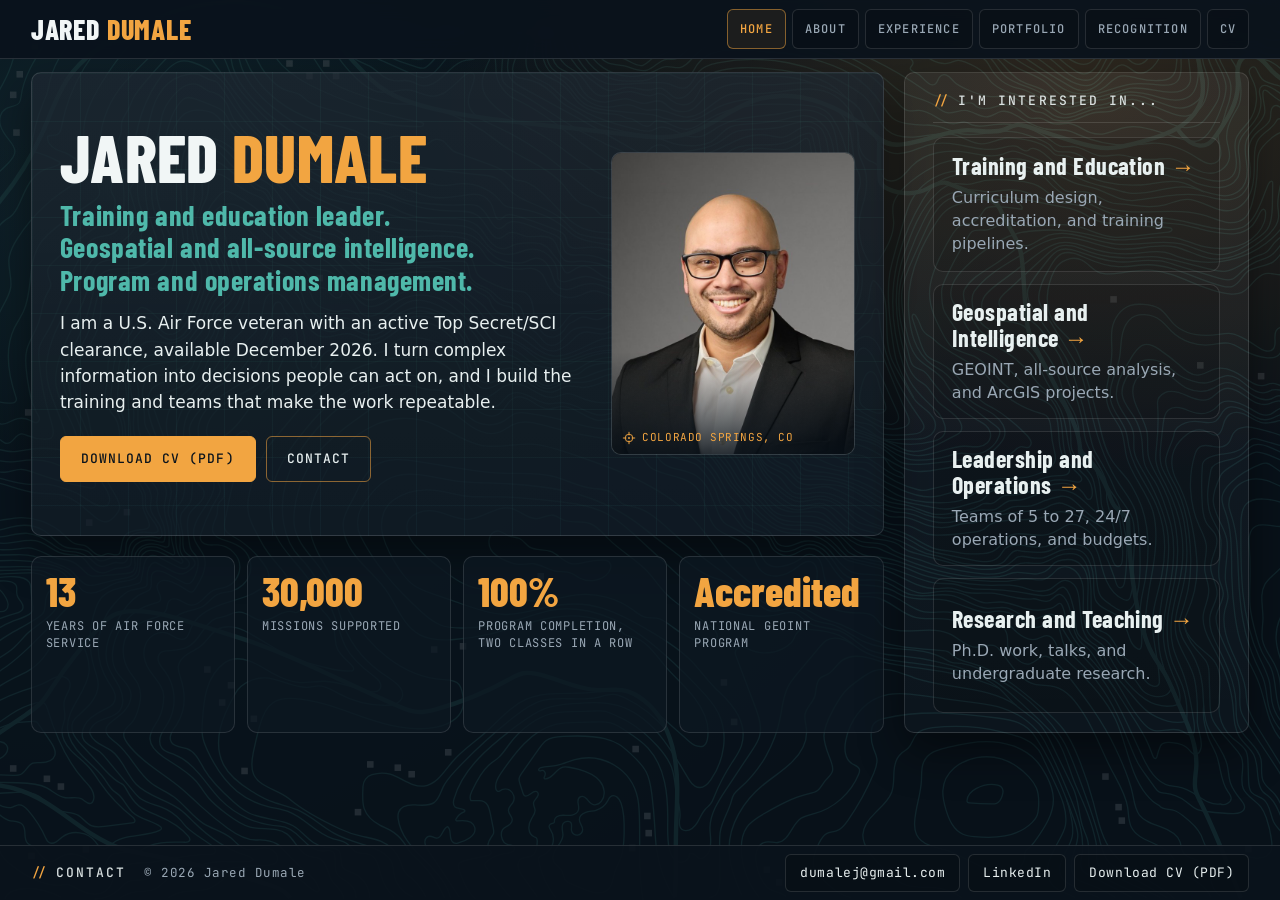
<file: index.html>
<!doctype html>
<html lang="en">
<head>
  <meta charset="utf-8">
  <meta name="viewport" content="width=device-width,initial-scale=1">
  <title>Jared Dumale | Training and Education Leader</title>
  <meta name="description" content="Jared Dumale: training and education leader in geospatial and all-source intelligence, program and operations management. U.S. Air Force veteran, available December 2026.">
  <link rel="stylesheet" href="styles.css">
</head>
<body>
  <a class="skip" href="#main">Skip to content</a>
  <header class="topbar">
    <div class="wrap topbar-inner">
      <div class="topbar-left">
        
        <a class="brand" href="index.html" aria-label="Jared Dumale, home">Jared <span class="hl">Dumale</span></a>
      </div>
      <nav aria-label="Primary">
        <ul class="topnav-links">
          <li><a href="index.html" aria-current="page">Home</a></li>
          <li><a href="about.html">About</a></li>
          <li><a href="experience.html">Experience</a></li>
          <li><a href="portfolio.html">Portfolio</a></li>
          <li><a href="recognition.html">Recognition</a></li>
          <li><a href="Assets/Dumale_CV.pdf" target="_blank" rel="noopener" aria-label="CV (PDF)">CV</a></li>
        </ul>
      </nav>
    </div>
  </header>

  <main id="main">
    <div class="wrap">

      <div class="home-grid">
        <section class="hero card" aria-label="Introduction">
          <div class="hero-text">
            <h1>Jared <span class="hl">Dumale</span></h1>
            <p class="tagline">Training and education leader. Geospatial and all-source intelligence. Program and operations management.</p>
            <p class="intro">I am a U.S. Air Force veteran with an active Top Secret/SCI clearance, available December 2026. I turn complex information into decisions people can act on, and I build the training and teams that make the work repeatable.</p>
            <div class="btn-row">
              <a class="btn btn-primary" href="Assets/Dumale_CV.pdf" download="Dumale_CV.pdf">Download CV (PDF)</a>
              <a class="btn" href="#contact">Contact</a>
            </div>
          </div>
          <div class="hero-photo">
            <img src="Assets/Headshot.jpg" width="640" height="800" alt="Portrait of Jared Dumale in a dark blazer and white shirt">
            <p class="photo-place">
              <svg viewBox="0 0 24 24" fill="none" stroke="currentColor" stroke-width="1.6" aria-hidden="true"><circle cx="12" cy="12" r="6.5"/><circle cx="12" cy="12" r="1" fill="currentColor"/><path d="M12 1.5v6M12 16.5v6M1.5 12h6M16.5 12h6"/></svg>
              Colorado Springs, CO
            </p>
          </div>
        </section>

        <ul class="stats" role="list" aria-label="Highlights">
          <li class="stat"><strong>13</strong><span>years of Air Force service</span></li>
          <li class="stat"><strong>30,000</strong><span>missions supported</span></li>
          <li class="stat"><strong>100%</strong><span>program completion, two classes in a row</span></li>
          <li class="stat"><strong>Accredited</strong><span>national GEOINT program</span></li>
        </ul>

        <section class="interests card" aria-labelledby="interests-title">
          <h2 class="section-label" id="interests-title">I'm interested in...</h2>
          <ul class="interest-list" role="list">
            <li><a class="interest" href="experience.html#usafa">
              <h3>Training and Education</h3>
              <p>Curriculum design, accreditation, and training pipelines.</p>
            </a></li>
            <li><a class="interest" href="portfolio.html">
              <h3>Geospatial and Intelligence</h3>
              <p>GEOINT, all-source analysis, and ArcGIS projects.</p>
            </a></li>
            <li><a class="interest" href="experience.html#aoc">
              <h3>Leadership and Operations</h3>
              <p>Teams of 5 to 27, 24/7 operations, and budgets.</p>
            </a></li>
            <li><a class="interest" href="recognition.html#speaking">
              <h3>Research and Teaching</h3>
              <p>Ph.D. work, talks, and undergraduate research.</p>
            </a></li>
          </ul>
        </section>
      </div>

    </div>
  </main>

  <footer class="site-footer" id="contact">
    <div class="wrap footer-inner">
      <div class="footer-left">
        <h2 class="footer-label">Contact</h2>
        <p class="copyright">&copy; 2026 Jared Dumale</p>
      </div>
      <ul class="footer-links">
        <li><a href="mailto:dumalej@gmail.com">dumalej@gmail.com</a></li>
        <li><a href="https://www.linkedin.com/in/jareddumale" target="_blank" rel="noopener noreferrer">LinkedIn</a></li>
        <li><a href="Assets/Dumale_CV.pdf" download="Dumale_CV.pdf">Download CV (PDF)</a></li>
      </ul>
    </div>
  </footer>
</body>
</html>
</file>
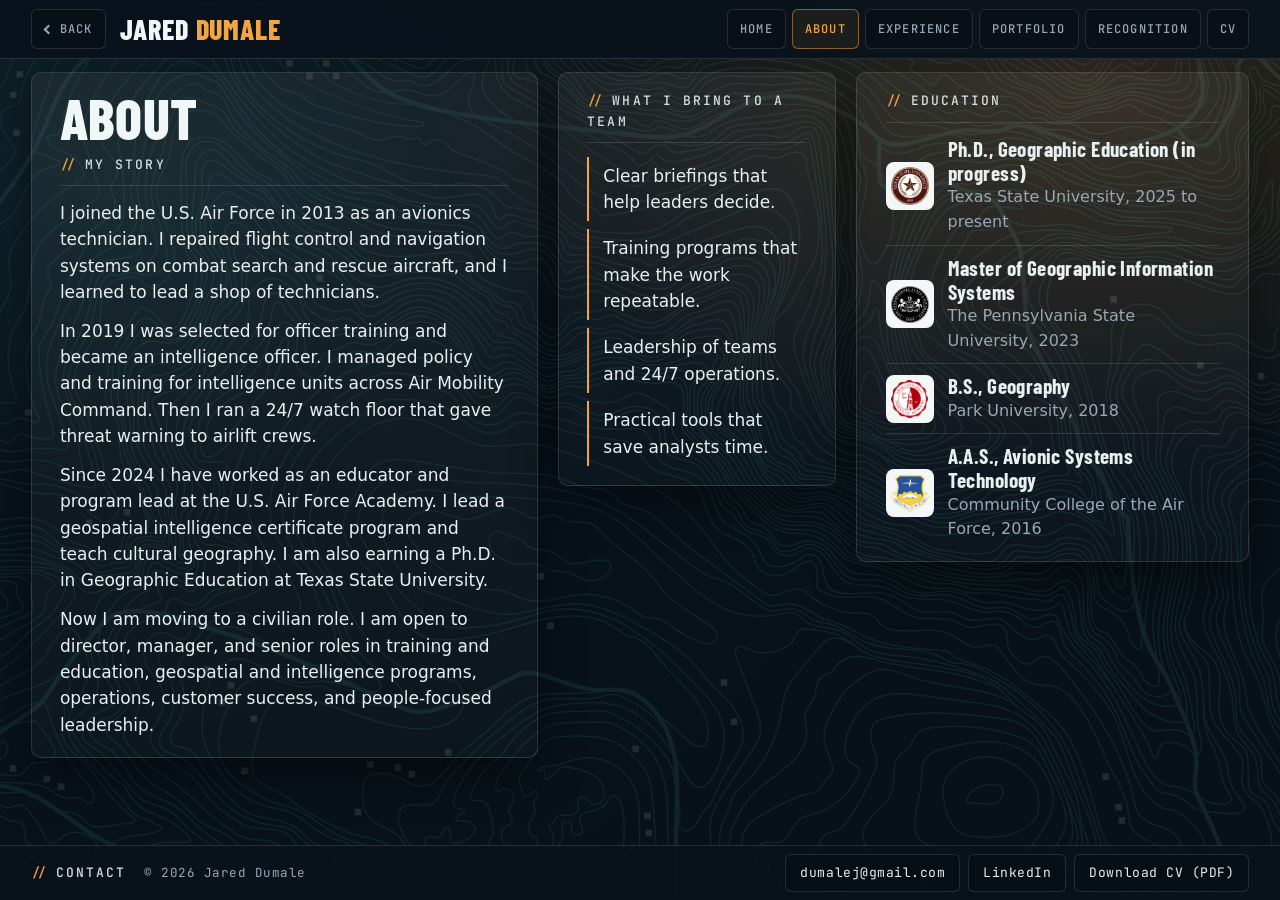
<file: about.html>
<!doctype html>
<html lang="en">
<head>
  <meta charset="utf-8">
  <meta name="viewport" content="width=device-width,initial-scale=1">
  <title>About | Jared Dumale</title>
  <meta name="description" content="From enlisted avionics technician to intelligence officer to educator and program lead. What Jared Dumale brings to a team.">
  <link rel="stylesheet" href="styles.css">
</head>
<body>
  <a class="skip" href="#main">Skip to content</a>
  <header class="topbar">
    <div class="wrap topbar-inner">
      <div class="topbar-left">
        <a class="back" href="index.html" data-back>Back</a>
        <a class="brand" href="index.html" aria-label="Jared Dumale, home">Jared <span class="hl">Dumale</span></a>
      </div>
      <nav aria-label="Primary">
        <ul class="topnav-links">
          <li><a href="index.html">Home</a></li>
          <li><a href="about.html" aria-current="page">About</a></li>
          <li><a href="experience.html">Experience</a></li>
          <li><a href="portfolio.html">Portfolio</a></li>
          <li><a href="recognition.html">Recognition</a></li>
          <li><a href="Assets/Dumale_CV.pdf" target="_blank" rel="noopener" aria-label="CV (PDF)">CV</a></li>
        </ul>
      </nav>
    </div>
  </header>

  <main id="main">
    <div class="wrap">

      <div class="about-grid">
        <section class="card" aria-labelledby="story-title">
          <h1 class="page-title">About</h1>
          <h2 class="section-label" id="story-title">My story</h2>
          <div class="prose">
            <p>I joined the U.S. Air Force in 2013 as an avionics technician. I repaired flight control and navigation systems on combat search and rescue aircraft, and I learned to lead a shop of technicians.</p>
            <p>In 2019 I was selected for officer training and became an intelligence officer. I managed policy and training for intelligence units across Air Mobility Command. Then I ran a 24/7 watch floor that gave threat warning to airlift crews.</p>
            <p>Since 2024 I have worked as an educator and program lead at the U.S. Air Force Academy. I lead a geospatial intelligence certificate program and teach cultural geography. I am also earning a Ph.D. in Geographic Education at Texas State University.</p>
            <p>Now I am moving to a civilian role. I am open to director, manager, and senior roles in training and education, geospatial and intelligence programs, operations, customer success, and people-focused leadership.</p>
          </div>
        </section>

        <div class="stack">
          <section class="card" aria-labelledby="bring-title">
            <h2 class="section-label" id="bring-title">What I bring to a team</h2>
            <ul class="bring-list" role="list">
              <li>Clear briefings that help leaders decide.</li>
              <li>Training programs that make the work repeatable.</li>
              <li>Leadership of teams and 24/7 operations.</li>
              <li>Practical tools that save analysts time.</li>
            </ul>
          </section>

          <section class="card" aria-labelledby="edu-title">
            <h2 class="section-label" id="edu-title">Education</h2>
            <ul class="edu-list" role="list">
              <li>
                <span class="logo"><img src="Assets/TSU.png" width="960" height="960" alt="Texas State University logo" loading="lazy"></span>
                <div><h3>Ph.D., Geographic Education (in progress)</h3><p>Texas State University, 2025 to present</p></div>
              </li>
              <li>
                <span class="logo"><img src="Assets/PSU.png" width="960" height="925" alt="The Pennsylvania State University logo" loading="lazy"></span>
                <div><h3>Master of Geographic Information Systems</h3><p>The Pennsylvania State University, 2023</p></div>
              </li>
              <li>
                <span class="logo"><img src="Assets/Park.png" width="656" height="661" alt="Park University logo" loading="lazy"></span>
                <div><h3>B.S., Geography</h3><p>Park University, 2018</p></div>
              </li>
              <li>
                <span class="logo"><img src="Assets/CCAF.png" width="348" height="340" alt="Community College of the Air Force logo" loading="lazy"></span>
                <div><h3>A.A.S., Avionic Systems Technology</h3><p>Community College of the Air Force, 2016</p></div>
              </li>
            </ul>
          </section>
        </div>
      </div>

    </div>
  </main>

  <footer class="site-footer" id="contact">
    <div class="wrap footer-inner">
      <div class="footer-left">
        <h2 class="footer-label">Contact</h2>
        <p class="copyright">&copy; 2026 Jared Dumale</p>
      </div>
      <ul class="footer-links">
        <li><a href="mailto:dumalej@gmail.com">dumalej@gmail.com</a></li>
        <li><a href="https://www.linkedin.com/in/jareddumale" target="_blank" rel="noopener noreferrer">LinkedIn</a></li>
        <li><a href="Assets/Dumale_CV.pdf" download="Dumale_CV.pdf">Download CV (PDF)</a></li>
      </ul>
    </div>
  </footer>
  <script>
    /* Back goes to the page the visitor came from, or to the parent page if there is none. */
    document.querySelectorAll("[data-back]").forEach(function (a) {
      a.addEventListener("click", function (e) {
        try {
          if (history.length > 1 && document.referrer && new URL(document.referrer).origin === location.origin) {
            e.preventDefault();
            history.back();
          }
        } catch (err) {}
      });
    });
  </script>
</body>
</html>
</file>
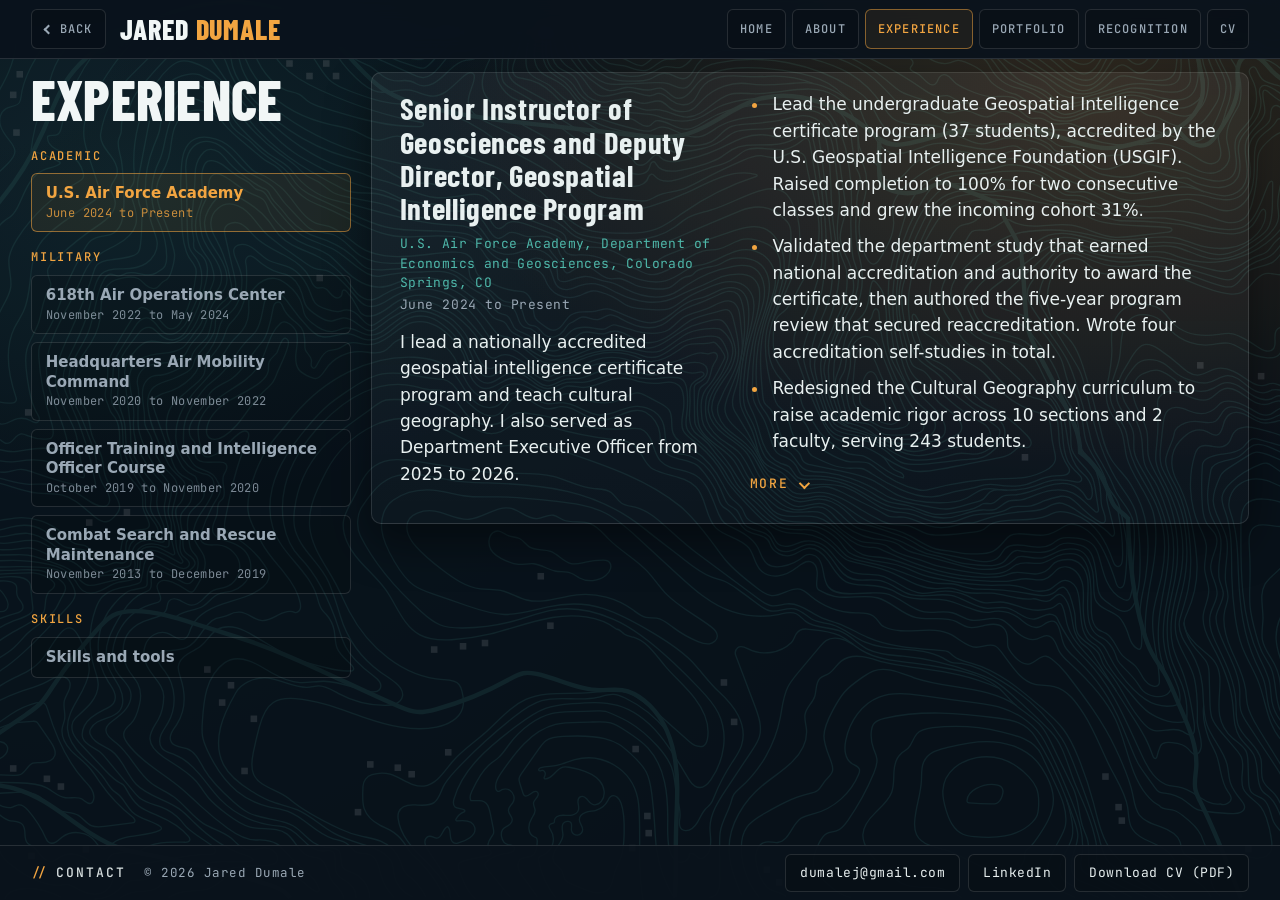
<file: experience.html>
<!doctype html>
<html lang="en">
<head>
  <meta charset="utf-8">
  <meta name="viewport" content="width=device-width,initial-scale=1">
  <title>Experience | Jared Dumale</title>
  <meta name="description" content="Roles in education, intelligence operations, program management, and aircraft maintenance, with the strongest results first.">
  <link rel="stylesheet" href="styles.css">
</head>
<body>
  <a class="skip" href="#main">Skip to content</a>
  <header class="topbar">
    <div class="wrap topbar-inner">
      <div class="topbar-left">
        <a class="back" href="index.html" data-back>Back</a>
        <a class="brand" href="index.html" aria-label="Jared Dumale, home">Jared <span class="hl">Dumale</span></a>
      </div>
      <nav aria-label="Primary">
        <ul class="topnav-links">
          <li><a href="index.html">Home</a></li>
          <li><a href="about.html">About</a></li>
          <li><a href="experience.html" aria-current="page">Experience</a></li>
          <li><a href="portfolio.html">Portfolio</a></li>
          <li><a href="recognition.html">Recognition</a></li>
          <li><a href="Assets/Dumale_CV.pdf" target="_blank" rel="noopener" aria-label="CV (PDF)">CV</a></li>
        </ul>
      </nav>
    </div>
  </header>

  <main id="main">
    <div class="wrap">

      <div class="tabs tabs-side">
        <i class="tab-anchor" id="usafa" aria-hidden="true"></i>
        <i class="tab-anchor" id="aoc" aria-hidden="true"></i>
        <i class="tab-anchor" id="hqamc" aria-hidden="true"></i>
        <i class="tab-anchor" id="commission" aria-hidden="true"></i>
        <i class="tab-anchor" id="avionics" aria-hidden="true"></i>
        <i class="tab-anchor" id="skills" aria-hidden="true"></i>
        <div class="tab-nav">
          <h1 class="page-title">Experience</h1>
          <nav class="tablist stack" aria-label="Roles and skills">
            <p class="tab-group">Academic</p>
            <a href="#usafa"><strong>U.S. Air Force Academy</strong><span>June 2024 to Present</span></a>
            <p class="tab-group">Military</p>
            <a href="#aoc"><strong>618th Air Operations Center</strong><span>November 2022 to May 2024</span></a>
            <a href="#hqamc"><strong>Headquarters Air Mobility Command</strong><span>November 2020 to November 2022</span></a>
            <a href="#commission"><strong>Officer Training and Intelligence Officer Course</strong><span>October 2019 to November 2020</span></a>
            <a href="#avionics"><strong>Combat Search and Rescue Maintenance</strong><span>November 2013 to December 2019</span></a>
            <p class="tab-group">Skills</p>
            <a href="#skills"><strong>Skills and tools</strong></a>
          </nav>
        </div>
        <div class="tabpanels">

        <article class="tabpanel p-usafa card" aria-labelledby="h-usafa">
          <div class="role-grid">
            <header>
              <h2 class="role-title" id="h-usafa">Senior Instructor of Geosciences and Deputy Director, Geospatial Intelligence Program</h2>
              <p class="role-org">U.S. Air Force Academy, Department of Economics and Geosciences, Colorado Springs, CO</p>
              <p class="meta role-dates">June 2024 to Present</p>
              <p class="role-summary">I lead a nationally accredited geospatial intelligence certificate program and teach cultural geography. I also served as Department Executive Officer from 2025 to 2026.</p>
            </header>
            <div class="role-body">
              <ul>
              <li>Lead the undergraduate Geospatial Intelligence certificate program (37 students), accredited by the U.S. Geospatial Intelligence Foundation (USGIF). Raised completion to 100% for two consecutive classes and grew the incoming cohort 31%.</li>
              <li>Validated the department study that earned national accreditation and authority to award the certificate, then authored the five-year program review that secured reaccreditation. Wrote four accreditation self-studies in total.</li>
              <li>Redesigned the Cultural Geography curriculum to raise academic rigor across 10 sections and 2 faculty, serving 243 students.</li>
              </ul>
            <details class="more">
              <summary>More</summary>
              <div class="more-body">
                <ul>
                  <li>Serve as the program's principal liaison to USGIF, connecting students and faculty with industry, government, and academic partners.</li>
                  <li>As Department Executive Officer, coordinated staff actions, scheduling, and resources for 45+ faculty and staff and 160+ majors. Supported end-of-year budget close-out and summer academic programs.</li>
                  <li>Led a 27-person team as Director of Personnel for summer basic training, filling a staffing gap and processing 1,100 incoming students.</li>
                  <li>Teach World Cultural Geography, an advanced course. Moved coursework to a digital platform and used open-source readings to improve class-time efficiency 20%.</li>
                  <li>Used AI-driven analytic tools to monitor grade distribution and strengthen results on an institution-wide learning outcome.</li>
                  <li>Design learning objectives and assessments for in-person and e-learning instruction through learning management systems.</li>
                  <li>Supervise undergraduate research in GIS, remote sensing, and GEOINT, including a satellite-imagery study of aircraft recovery and a GEOINT visualization study.</li>
                  <li>Advise 10+ students on degree planning, scheduling, and career goals.</li>
                  <li>Served as a designated risk-readiness trainer and led two department-wide sessions.</li>
                </ul>
              </div>
            </details>
            </div>
          </div>
        </article>
        <article class="tabpanel p-aoc card" aria-labelledby="h-aoc">
          <div class="role-grid">
            <header>
              <h2 class="role-title" id="h-aoc">Senior Intelligence Duty Officer, 24/7 Global Threat Warning</h2>
              <p class="role-org">618th Air Operations Center, Air Mobility Command, Scott AFB, IL</p>
              <p class="meta role-dates">November 2022 to May 2024</p>
              <p class="role-summary">I ran the watch floor that gave round-the-clock intelligence and threat warning for U.S. airlift and air refueling operations.</p>
            </header>
            <div class="role-body">
              <ul>
              <li>Led 8 analysts on a 24/7 watch desk. Directed threat overwatch for 13,000 missions into 208 high-risk locations and supported 30,000 missions moving 376,000 tons of cargo, delivered through 310 intelligence briefings.</li>
              <li>Provided threat analysis that supported the evacuation of 15 critically wounded crash victims and 3,000+ civilians during the 2023 conflict in Sudan.</li>
              <li>Overhauled the team's training program: corrected 500+ deficiencies and rewrote 75 job-qualification tasks. Certified 8 additional analysts, an 80% increase in qualified personnel, and improved shop efficiency 40%.</li>
              </ul>
            <details class="more">
              <summary>More</summary>
              <div class="more-body">
                <ul>
                  <li>Monitored 12,000 missions moving 300,000 passengers through 151 countries. Produced 24 analytic products supporting an emergency evacuation of 76 U.S. personnel from Niger, 103 support missions for the U.S. Embassy in Haiti, and 22 humanitarian airdrops into Gaza.</li>
                  <li>Recognized by the four-star commander of Air Mobility Command for crisis-response support.</li>
                  <li>Wrote the procedure for a chat-based warning process that passed 1,000+ real-time threat warnings to aircrews.</li>
                  <li>Designed methods for unclassified analysis and trained 10 analysts to track aircraft activity with open-source geospatial and imagery tools.</li>
                  <li>Wrote the guide for maintaining the team's online threat log.</li>
                  <li>Work on AI-enabled geospatial intelligence was forwarded for consideration by the Air Force Chief of Staff's Strategic Studies Group.</li>
                  <li>Trained a partner intelligence unit on geospatial methods, enabling it to build a new threat-reporting tool.</li>
                  <li>Updated continuity-of-operations procedures and kept 100% shift coverage through a commander-directed continuity exercise.</li>
                  <li>Advised 75 Air Force Academy students in a summer research program that secured $26K in funding for research on aid delivery in flooded areas of Ukraine.</li>
                </ul>
              </div>
            </details>
            </div>
          </div>
        </article>
        <article class="tabpanel p-hqamc card" aria-labelledby="h-hqamc">
          <div class="role-grid">
            <header>
              <h2 class="role-title" id="h-hqamc">Deputy Chief, Unit Support Branch (Intelligence Program Manager)</h2>
              <p class="role-org">Headquarters Air Mobility Command, Intelligence Directorate, Scott AFB, IL</p>
              <p class="meta role-dates">November 2020 to November 2022</p>
              <p class="role-summary">I managed policy, training standards, and support programs for intelligence units across active duty, Air National Guard, and Air Force Reserve.</p>
            </header>
            <div class="role-body">
              <ul>
              <li>Led a 5-person branch and filled an 11-month Branch Chief vacancy. Wrote the branch's procedures, budget, and training plan as a newly established office.</li>
              <li>Managed a $300K budget and the agenda for the command's premier intelligence working group and annual senior leader conference, preparing 104 units for future large-scale conflict.</li>
              <li>Served as the intelligence representative on the command's crisis battle staff during the 2022 Ukraine crisis. Coordinated daily commander briefings and staff updates supporting 5,800 flights and $1.45B in military aid delivered.</li>
              </ul>
            <details class="more">
              <summary>More</summary>
              <div class="more-body">
                <ul>
                  <li>Published policy guidance, 100 notices, and 3 director newsletters, and built the branch website as a single information hub for units.</li>
                  <li>Created a single point of contact for unit requests and processed 33 qualification waivers, cutting the backlog 60% in 4 months during COVID-19.</li>
                  <li>Established a standardization and evaluation team that reviewed 9 units, identified gaps, and prepared them for compliance inspections.</li>
                  <li>On deployment, wrote 210 threat updates for the senior air mobility commander in the Middle East, informing a policy change on security requirements for aircraft at austere airfields.</li>
                  <li>Built 3 airfield threat assessments for U.S. relief missions to Pakistan, supporting delivery of 197 pallets (1.5M lbs) of humanitarian aid.</li>
                  <li>Led a 6-person analysis team for a major Pacific exercise and produced 10 products as the air-to-ground liaison.</li>
                  <li>Revived the intelligence oversight program: co-wrote the command instruction, built training for 419 personnel, created a request-management portal, and passed a zero-defect inspection.</li>
                  <li>Served as security representative for 3 secure facilities. Found a recurring alarm pattern, trained 12 personnel, and eliminated the incident trend.</li>
                </ul>
              </div>
            </details>
            </div>
          </div>
        </article>
        <article class="tabpanel p-commission card" aria-labelledby="h-commission">
          <div class="role-grid">
            <header>
              <h2 class="role-title" id="h-commission">Officer Training and Intelligence Officer Course</h2>
              <p class="role-org">U.S. Air Force, Maxwell AFB, AL and Goodfellow AFB, TX</p>
              <p class="meta role-dates">October 2019 to November 2020</p>
              <p class="role-summary">The training that took me from enlisted avionics work to commissioned intelligence work.</p>
            </header>
            <div class="role-body">
              <ul>
              <li>Commissioned through Officer Training School after selection as a staff sergeant.</li>
              <li>Completed the 28-week Intelligence Officer Course with a 96% academic average, covering human, imagery, signals, and measurement intelligence and all-source fusion in a simulated joint intelligence center.</li>
              </ul>
            </div>
          </div>
        </article>
        <article class="tabpanel p-avionics card" aria-labelledby="h-avionics">
          <div class="role-grid">
            <header>
              <h2 class="role-title" id="h-avionics">Avionics Technician, Shop Supervisor, and Technical Team Lead</h2>
              <p class="role-org">U.S. Air Force, Combat Search and Rescue Maintenance, Davis-Monthan AFB, AZ</p>
              <p class="meta role-dates">November 2013 to December 2019</p>
              <p class="role-summary">I maintained flight control, navigation, and instrument systems on combat search and rescue aircraft, advancing from apprentice to shop supervisor.</p>
            </header>
            <div class="role-body">
              <ul>
              <li>Hand-picked as acting shop supervisor, a role normally held one grade higher. Led 13 technicians through 650 maintenance actions with zero quality defects.</li>
              <li>Deployed three times in support of operations in Southwest Asia. Solved a mission computer fault that was key to combat search and rescue coverage for a 74-nation coalition.</li>
              <li>Selected for a technical publication review team. Reviewed 60 major technical manual changes affecting every HC-130J in the Air Force and wrote 3 improvements that avoided $30K in part replacements.</li>
              </ul>
            <details class="more">
              <summary>More</summary>
              <div class="more-body">
                <ul>
                  <li>As noncommissioned officer in charge, led the shop through 57 maintenance actions with a 100% quality assurance pass rate.</li>
                  <li>Supervised 3 inspection teams and 15 technicians. Identified 9 documentation errors and wrote 40 task fixes, earning a flawless quality assurance review.</li>
                  <li>Led the unit's fitness program, coordinating 34 coaches and 198 sessions that raised the pass rate to 97% over 3 years.</li>
                  <li>Traced an uncommon heads-up display failure trend to a faulty cooling fan, saving $20K in replacement parts.</li>
                  <li>Validated new test equipment procedures for the digital flight data recorder, supporting the maintenance group's 2014 Daedalian Weapons System Maintenance Trophy.</li>
                  <li>As data liaison on a deployment, found documentation deficiencies that prevented a 1,100-hour inspection overfly.</li>
                  <li>Deployed with a Joint Task Force in the Horn of Africa and diagnosed an aircraft power fault, enabling the movement of 76 personnel and 124,000 lbs of equipment.</li>
                  <li>Supported large multinational exercises, including a rescue exercise with 11 nations (356 flights, 1,048 personnel) and Red Flag (32 zero-defect HC-130J flights).</li>
                  <li>Directed teardown and packing of 51 pieces of equipment (160,000 lbs, $5.5M) for redeployment in under 85 hours.</li>
                  <li>Designed and delivered onboarding and technical training for new technicians on electronics, safety, and aviation fundamentals.</li>
                  <li>Supported counternarcotics operations by converting sensor and mission data into interagency intelligence reporting.</li>
                </ul>
              </div>
            </details>
            </div>
          </div>
        </article>
        <section class="tabpanel p-skills card" aria-labelledby="skills-title">
          <h2 class="section-label" id="skills-title">Skills and tools</h2>
          <dl class="skills-grid">
              <div><dt>GIS and remote sensing</dt><dd>ArcGIS Pro, ArcGIS Online, ArcGIS Dashboards, ArcGIS StoryMaps, ModelBuilder, ArcPy, ArcGIS API for Python, FME, PostGIS, NGA Map of the World, Vantor G-EGD</dd></div>
              <div><dt>Data and analysis</dt><dd>Python (pandas, geopandas, folium, plotly; working proficiency reading and adapting scripts), SQL and Google BigQuery, Jupyter Notebooks, Quarto, Power BI, Microsoft Access, root cause analysis</dd></div>
              <div><dt>AI and emerging technology</dt><dd>Large language model tools applied to geospatial analysis, course design, and workflow automation; AI-assisted analytics for learning outcomes</dd></div>
              <div><dt>Defense intelligence platforms</dt><dd>FADE suite (MIST, Intelbook, Linx, Watchbox, Reports and Drive), iSPY, Bodhi, Talon Thresher, JEMA, ChatSurfer</dd></div>
              <div><dt>Design and communication</dt><dd>Adobe Illustrator, Photoshop, and Lightroom; PowerPoint; SharePoint; learning management systems</dd></div>
          </dl>
        </section>
        </div>
      </div>

    </div>
  </main>

  <footer class="site-footer" id="contact">
    <div class="wrap footer-inner">
      <div class="footer-left">
        <h2 class="footer-label">Contact</h2>
        <p class="copyright">&copy; 2026 Jared Dumale</p>
      </div>
      <ul class="footer-links">
        <li><a href="mailto:dumalej@gmail.com">dumalej@gmail.com</a></li>
        <li><a href="https://www.linkedin.com/in/jareddumale" target="_blank" rel="noopener noreferrer">LinkedIn</a></li>
        <li><a href="Assets/Dumale_CV.pdf" download="Dumale_CV.pdf">Download CV (PDF)</a></li>
      </ul>
    </div>
  </footer>
  <script>
    /* Back goes to the page the visitor came from, or to the parent page if there is none. */
    document.querySelectorAll("[data-back]").forEach(function (a) {
      a.addEventListener("click", function (e) {
        try {
          if (history.length > 1 && document.referrer && new URL(document.referrer).origin === location.origin) {
            e.preventDefault();
            history.back();
          }
        } catch (err) {}
      });
    });
  </script>
</body>
</html>
</file>
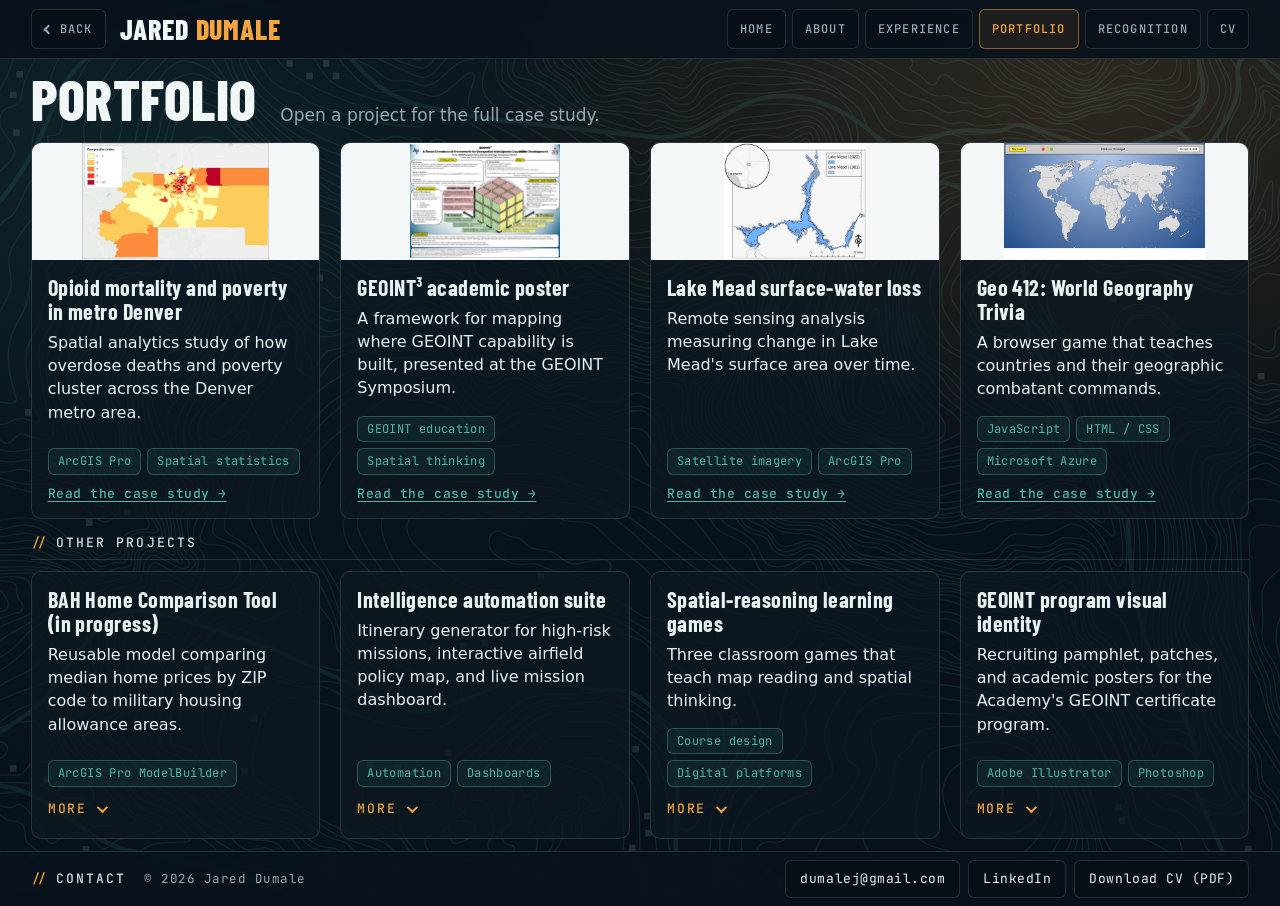
<file: portfolio.html>
<!doctype html>
<html lang="en">
<head>
  <meta charset="utf-8">
  <meta name="viewport" content="width=device-width,initial-scale=1">
  <title>Portfolio | Jared Dumale</title>
  <meta name="description" content="Geospatial analysis, automation, and learning projects by Jared Dumale, with full case studies.">
  <link rel="stylesheet" href="styles.css">
</head>
<body>
  <a class="skip" href="#main">Skip to content</a>
  <header class="topbar">
    <div class="wrap topbar-inner">
      <div class="topbar-left">
        <a class="back" href="index.html" data-back>Back</a>
        <a class="brand" href="index.html" aria-label="Jared Dumale, home">Jared <span class="hl">Dumale</span></a>
      </div>
      <nav aria-label="Primary">
        <ul class="topnav-links">
          <li><a href="index.html">Home</a></li>
          <li><a href="about.html">About</a></li>
          <li><a href="experience.html">Experience</a></li>
          <li><a href="portfolio.html" aria-current="page">Portfolio</a></li>
          <li><a href="recognition.html">Recognition</a></li>
          <li><a href="Assets/Dumale_CV.pdf" target="_blank" rel="noopener" aria-label="CV (PDF)">CV</a></li>
        </ul>
      </nav>
    </div>
  </header>

  <main id="main">
    <div class="wrap">

      <div class="page-head">
        <h1 class="page-title">Portfolio</h1>
        <p class="lede">Open a project for the full case study.</p>
      </div>

      <ul class="project-grid" role="list">
        <li class="project">
          <img class="project-thumb" src="Assets/Artifacts/GEO_586_Denver_Poverty_Opioid_Mortality_ESDA_preview.png" width="1024" height="635" alt="Map of the Denver metro area shaded from yellow to dark red by a composite index, with the highest values near the city center." loading="lazy">
          <div class="project-body">
            <h2>Opioid mortality and poverty in metro Denver</h2>
            <p class="project-desc">Spatial analytics study of how overdose deaths and poverty cluster across the Denver metro area.</p>
            <div class="project-foot">
              <ul class="tags" role="list" aria-label="Tools">
            <li class="tag">ArcGIS Pro</li>
            <li class="tag">Spatial statistics</li>
              </ul>
              <a class="project-link" href="projects/denver-opioid.html">Read the case study</a>
            </div>
          </div>
        </li>
        <li class="project">
          <img class="project-thumb" src="Assets/Artifacts/USGIF_GEOINT_Symposium_Poster_preview.png" width="1210" height="935" alt="Preview of the GEOINT³ research poster: a cube diagram with axes for Analytic Complexity, Representational Engagement, and Decision Support Level." loading="lazy">
          <div class="project-body">
            <h2>GEOINT³ academic poster</h2>
            <p class="project-desc">A framework for mapping where GEOINT capability is built, presented at the GEOINT Symposium.</p>
            <div class="project-foot">
              <ul class="tags" role="list" aria-label="Tools">
            <li class="tag">GEOINT education</li>
            <li class="tag">Spatial thinking</li>
              </ul>
              <a class="project-link" href="projects/geoint3.html">Read the case study</a>
            </div>
          </div>
        </li>
        <li class="project">
          <img class="project-thumb" src="Assets/Artifacts/GEOG_883_Lake_Mead_Final_Report_preview.png" width="875" height="718" alt="Map of Lake Mead with its current water surface in blue and the area it has lost shown as hatching." loading="lazy">
          <div class="project-body">
            <h2>Lake Mead surface-water loss</h2>
            <p class="project-desc">Remote sensing analysis measuring change in Lake Mead's surface area over time.</p>
            <div class="project-foot">
              <ul class="tags" role="list" aria-label="Tools">
            <li class="tag">Satellite imagery</li>
            <li class="tag">ArcGIS Pro</li>
              </ul>
              <a class="project-link" href="projects/lake-mead.html">Read the case study</a>
            </div>
          </div>
        </li>
        <li class="project">
          <img class="project-thumb" src="Assets/Artifacts/Geo412_Country_Trivia_preview.png" width="1600" height="920" alt="Screenshot of the Geo 412 game: a world map with country outlines, a prompt asking the player to find Gabon, and a running score." loading="lazy">
          <div class="project-body">
            <h2>Geo 412: World Geography Trivia</h2>
            <p class="project-desc">A browser game that teaches countries and their geographic combatant commands.</p>
            <div class="project-foot">
              <ul class="tags" role="list" aria-label="Tools">
            <li class="tag">JavaScript</li>
            <li class="tag">HTML / CSS</li>
            <li class="tag">Microsoft Azure</li>
              </ul>
              <a class="project-link" href="projects/geo412.html">Read the case study</a>
            </div>
          </div>
        </li>
      </ul>

      <h2 class="section-label group-title">Other projects</h2>
      <ul class="project-grid" role="list">
        <li class="project">
          <div class="project-body">
            <h3>BAH Home Comparison Tool (in progress)</h3>
            <p class="project-desc">Reusable model comparing median home prices by ZIP code to military housing allowance areas.</p>
            <div class="project-foot">
              <ul class="tags" role="list" aria-label="Tools">
            <li class="tag">ArcGIS Pro ModelBuilder</li>
              </ul>
              <details class="more">
                <summary>More</summary>
                <div class="more-body"><p>Built to refresh with each monthly data release, so the comparison stays current. Still in progress.</p></div>
              </details>
            </div>
          </div>
        </li>
        <li class="project">
          <div class="project-body">
            <h3>Intelligence automation suite</h3>
            <p class="project-desc">Itinerary generator for high-risk missions, interactive airfield policy map, and live mission dashboard.</p>
            <div class="project-foot">
              <ul class="tags" role="list" aria-label="Tools">
            <li class="tag">Automation</li>
            <li class="tag">Dashboards</li>
              </ul>
              <details class="more">
                <summary>More</summary>
                <div class="more-body"><p>The suite also includes automated daily distribution of threat products to 3,000+ users. I built it as Senior Intelligence Duty Officer at the 618th Air Operations Center.</p></div>
              </details>
            </div>
          </div>
        </li>
        <li class="project">
          <div class="project-body">
            <h3>Spatial-reasoning learning games</h3>
            <p class="project-desc">Three classroom games that teach map reading and spatial thinking.</p>
            <div class="project-foot">
              <ul class="tags" role="list" aria-label="Tools">
            <li class="tag">Course design</li>
            <li class="tag">Digital platforms</li>
              </ul>
              <details class="more">
                <summary>More</summary>
                <div class="more-body"><p>Part of the World Cultural Geography redesign at the U.S. Air Force Academy. The course results are on the <a href="experience.html#usafa">Experience</a> page.</p></div>
              </details>
            </div>
          </div>
        </li>
        <li class="project">
          <div class="project-body">
            <h3>GEOINT program visual identity</h3>
            <p class="project-desc">Recruiting pamphlet, patches, and academic posters for the Academy's GEOINT certificate program.</p>
            <div class="project-foot">
              <ul class="tags" role="list" aria-label="Tools">
            <li class="tag">Adobe Illustrator</li>
            <li class="tag">Photoshop</li>
              </ul>
              <details class="more">
                <summary>More</summary>
                <div class="more-body"><p>The posters show how the program connects to workforce needs.</p></div>
              </details>
            </div>
          </div>
        </li>
      </ul>

    </div>
  </main>

  <footer class="site-footer" id="contact">
    <div class="wrap footer-inner">
      <div class="footer-left">
        <h2 class="footer-label">Contact</h2>
        <p class="copyright">&copy; 2026 Jared Dumale</p>
      </div>
      <ul class="footer-links">
        <li><a href="mailto:dumalej@gmail.com">dumalej@gmail.com</a></li>
        <li><a href="https://www.linkedin.com/in/jareddumale" target="_blank" rel="noopener noreferrer">LinkedIn</a></li>
        <li><a href="Assets/Dumale_CV.pdf" download="Dumale_CV.pdf">Download CV (PDF)</a></li>
      </ul>
    </div>
  </footer>
  <script>
    /* Back goes to the page the visitor came from, or to the parent page if there is none. */
    document.querySelectorAll("[data-back]").forEach(function (a) {
      a.addEventListener("click", function (e) {
        try {
          if (history.length > 1 && document.referrer && new URL(document.referrer).origin === location.origin) {
            e.preventDefault();
            history.back();
          }
        } catch (err) {}
      });
    });
  </script>
</body>
</html>
</file>
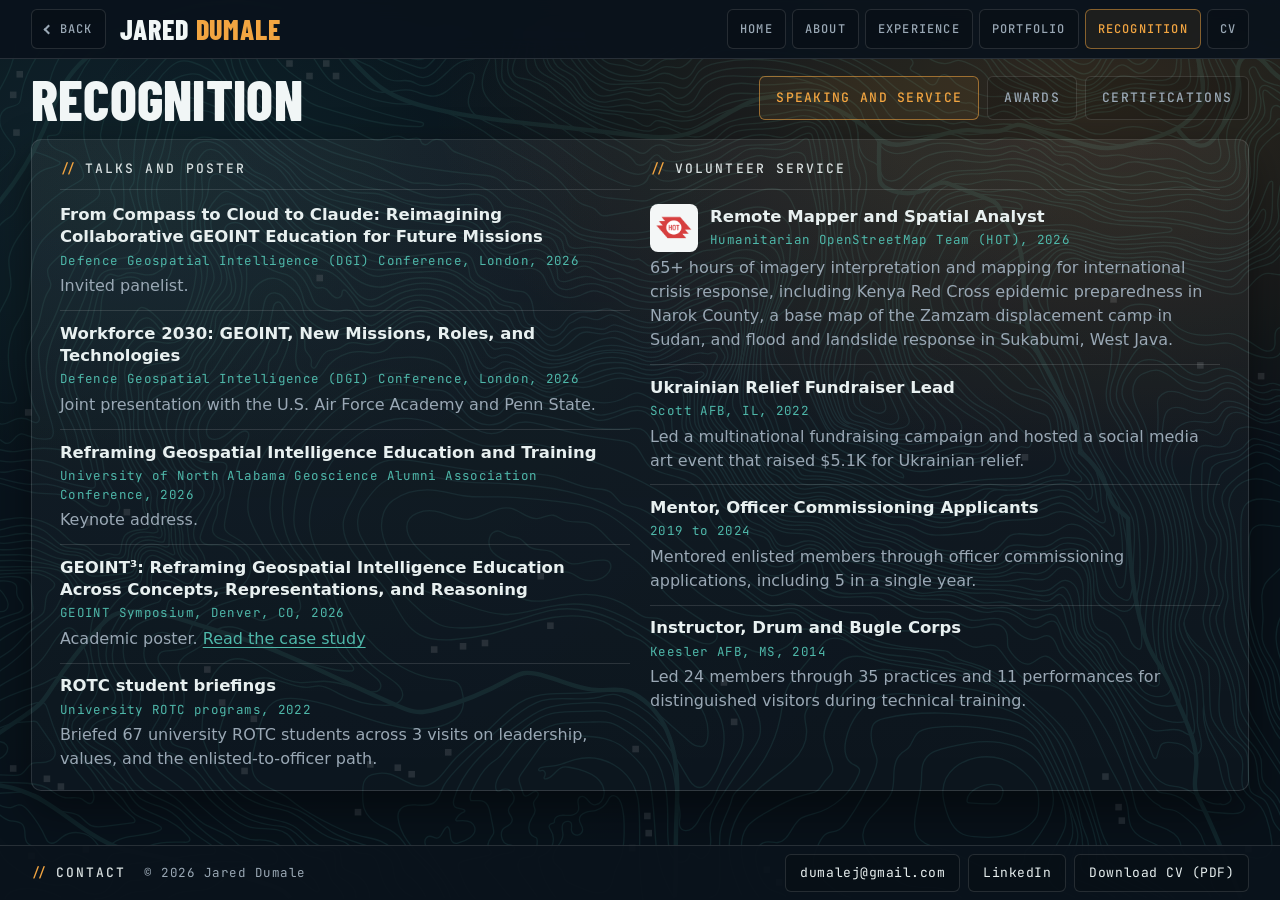
<file: recognition.html>
<!doctype html>
<html lang="en">
<head>
  <meta charset="utf-8">
  <meta name="viewport" content="width=device-width,initial-scale=1">
  <title>Recognition | Jared Dumale</title>
  <meta name="description" content="Talks, volunteer service, honors, awards, and certifications for Jared Dumale.">
  <link rel="stylesheet" href="styles.css">
</head>
<body>
  <a class="skip" href="#main">Skip to content</a>
  <header class="topbar">
    <div class="wrap topbar-inner">
      <div class="topbar-left">
        <a class="back" href="index.html" data-back>Back</a>
        <a class="brand" href="index.html" aria-label="Jared Dumale, home">Jared <span class="hl">Dumale</span></a>
      </div>
      <nav aria-label="Primary">
        <ul class="topnav-links">
          <li><a href="index.html">Home</a></li>
          <li><a href="about.html">About</a></li>
          <li><a href="experience.html">Experience</a></li>
          <li><a href="portfolio.html">Portfolio</a></li>
          <li><a href="recognition.html" aria-current="page">Recognition</a></li>
          <li><a href="Assets/Dumale_CV.pdf" target="_blank" rel="noopener" aria-label="CV (PDF)">CV</a></li>
        </ul>
      </nav>
    </div>
  </header>

  <main id="main">
    <div class="wrap">

      <div class="tabs tabs-top">
        <i class="tab-anchor" id="speaking" aria-hidden="true"></i>
        <i class="tab-anchor" id="awards" aria-hidden="true"></i>
        <i class="tab-anchor" id="certs" aria-hidden="true"></i>
        <div class="tab-nav tab-top">
          <h1 class="page-title">Recognition</h1>
          <nav class="tablist row" aria-label="Recognition sections">
            <a href="#speaking">Speaking and service</a>
            <a href="#awards">Awards</a>
            <a href="#certs">Certifications</a>
          </nav>
        </div>

        <div class="tabpanels">
          <section class="tabpanel p-speaking card" aria-label="Speaking and service">
            <div class="cols two">
              <div>
                <h2 class="section-label">Talks and poster</h2>
              <article class="item">
                <h3 class="item-title">From Compass to Cloud to Claude: Reimagining Collaborative GEOINT Education for Future Missions</h3>
                <p class="item-meta">Defence Geospatial Intelligence (DGI) Conference, London, 2026</p>
                <p class="item-line">Invited panelist.</p>
              </article>
              <article class="item">
                <h3 class="item-title">Workforce 2030: GEOINT, New Missions, Roles, and Technologies</h3>
                <p class="item-meta">Defence Geospatial Intelligence (DGI) Conference, London, 2026</p>
                <p class="item-line">Joint presentation with the U.S. Air Force Academy and Penn State.</p>
              </article>
              <article class="item">
                <h3 class="item-title">Reframing Geospatial Intelligence Education and Training</h3>
                <p class="item-meta">University of North Alabama Geoscience Alumni Association Conference, 2026</p>
                <p class="item-line">Keynote address.</p>
              </article>
              <article class="item">
                <h3 class="item-title">GEOINT³: Reframing Geospatial Intelligence Education Across Concepts, Representations, and Reasoning</h3>
                <p class="item-meta">GEOINT Symposium, Denver, CO, 2026</p>
                <p class="item-line">Academic poster. <a href="projects/geoint3.html">Read the case study</a></p>
              </article>
              <article class="item">
                <h3 class="item-title">ROTC student briefings</h3>
                <p class="item-meta">University ROTC programs, 2022</p>
                <p class="item-line">Briefed 67 university ROTC students across 3 visits on leadership, values, and the enlisted-to-officer path.</p>
              </article>
              </div>
              <div>
                <h2 class="section-label">Volunteer service</h2>
                <article class="item">
                  <div class="item-head">
                    <span class="logo"><img src="Assets/HOTOSM.png" width="200" height="200" alt="Humanitarian OpenStreetMap Team logo" loading="lazy"></span>
                    <div>
                      <h3 class="item-title">Remote Mapper and Spatial Analyst</h3>
                      <p class="item-meta">Humanitarian OpenStreetMap Team (HOT), 2026</p>
                    </div>
                  </div>
                  <p class="item-line">65+ hours of imagery interpretation and mapping for international crisis response, including Kenya Red Cross epidemic preparedness in Narok County, a base map of the Zamzam displacement camp in Sudan, and flood and landslide response in Sukabumi, West Java.</p>
                </article>
                <article class="item">
                  <h3 class="item-title">Ukrainian Relief Fundraiser Lead</h3>
                  <p class="item-meta">Scott AFB, IL, 2022</p>
                  <p class="item-line">Led a multinational fundraising campaign and hosted a social media art event that raised $5.1K for Ukrainian relief.</p>
                </article>
                <article class="item">
                  <h3 class="item-title">Mentor, Officer Commissioning Applicants</h3>
                  <p class="item-meta">2019 to 2024</p>
                  <p class="item-line">Mentored enlisted members through officer commissioning applications, including 5 in a single year.</p>
                </article>
                <article class="item">
                  <h3 class="item-title">Instructor, Drum and Bugle Corps</h3>
                  <p class="item-meta">Keesler AFB, MS, 2014</p>
                  <p class="item-line">Led 24 members through 35 practices and 11 performances for distinguished visitors during technical training.</p>
                </article>
              </div>
            </div>
          </section>

          <section class="tabpanel p-awards card" aria-label="Awards">
            <div class="cols awards">
              <div>
                <h2 class="section-label">Academic</h2>
                <ul class="award-list" role="list">
              <li><span class="award-year">2026</span><span class="award-name">Merrick Merit Fellow</span><span class="award-ctx">Texas State University doctoral fellowship</span></li>
              <li><span class="award-year">2025</span><span class="award-name">USGIF Stu Shea Endowment recipient</span><span class="award-ctx">Graduate scholarship, U.S. Geospatial Intelligence Foundation</span></li>
              <li><span class="award-year">2018</span><span class="award-name">Magna cum laude</span><span class="award-ctx">Park University</span></li>
                </ul>
              </div>
              <div>
                <h2 class="section-label">Military</h2>
                <ul class="award-list split" role="list">
              <li><span class="award-year">2025</span><span class="award-name">Junior Officer of the Quarter, with Superintendent recognition</span><span class="award-ctx">U.S. Air Force Academy, Department of Economics and Geosciences</span></li>
              <li><span class="award-year">2024</span><span class="award-name">Air and Space Commendation Medal</span><span class="award-ctx">Meritorious service as Senior Intelligence Duty Officer, 2020 to 2024</span></li>
              <li><span class="award-year">2024</span><span class="award-name">Air and Space Achievement Medal</span><span class="award-ctx">Crisis intelligence support and working group leadership</span></li>
              <li><span class="award-year">2023 to 2024</span><span class="award-name">Junior Officer of the Quarter; Star Performer; #1 of 6 senior duty officers</span><span class="award-ctx">618th Air Operations Center</span></li>
              <li><span class="award-year">2022 to 2024</span><span class="award-name">Contributor, Intelligence Team of the Year and Team of the Quarter</span><span class="award-ctx">Cross-command awards with the 22nd Intelligence Squadron</span></li>
              <li><span class="award-year">2022</span><span class="award-name">Lance P. Sijan Leadership Award nominee</span><span class="award-ctx">Air Force-level leadership award</span></li>
              <li><span class="award-year">2021 to 2022</span><span class="award-name">Selectee, Quality of Analysis program</span><span class="award-ctx">Headquarters Air Force</span></li>
              <li><span class="award-year">2019</span><span class="award-name">Air Force Commendation Medal</span><span class="award-ctx">Meritorious service as avionics craftsman and shop supervisor</span></li>
              <li><span class="award-year">2019</span><span class="award-name">Noncommissioned Officer of the Quarter</span><span class="award-ctx">923d Aircraft Maintenance Squadron</span></li>
              <li><span class="award-year">2017</span><span class="award-name">Air Force Achievement Medal</span><span class="award-ctx">Meritorious service, 2014 to 2017</span></li>
              <li><span class="award-year">2017</span><span class="award-name">Distinguished Graduate</span><span class="award-ctx">Airman Leadership School</span></li>
              <li><span class="award-year">2014</span><span class="award-name">Air Force Achievement Medal</span><span class="award-ctx">Off-duty lifesaving response at a highway rollover: freed a trapped driver and gave first aid to four injured people, including two children</span></li>
              <li><span class="award-year">2014 to 2017</span><span class="award-name">Below-the-zone early promotion; Airman of the Quarter (2x); Maintenance Professional of the Quarter; Rescue Team of the Month</span><span class="award-ctx">Enlisted career recognition</span></li>
              <li><span class="award-year">2013</span><span class="award-name">Honor Graduate</span><span class="award-ctx">Basic Military Training</span></li>
                </ul>
              </div>
            </div>
          </section>

          <section class="tabpanel p-certs card" aria-label="Certifications">
            <div class="cols three">
              <div>
                <h2 class="section-label">Earned</h2>
                <ul class="plain-list">
              <li>ArcGIS Pro Foundation Certification, Esri (2026)</li>
              <li>USGIF Geospatial Intelligence Certificate, U.S. Geospatial Intelligence Foundation (earned through Penn State)</li>
              <li>Lean Six Sigma Yellow Belt</li>
              <li>Introduction to SQL for BigQuery and Cloud SQL, Google Cloud</li>
              <li>ArcGIS Pro Essential Training, LinkedIn Learning</li>
                </ul>
              </div>
              <div>
                <h2 class="section-label">In progress</h2>
                <ul class="plain-list">
              <li>Lean Six Sigma Green Belt (expected 2026)</li>
              <li>GISP, GIS Certification Institute (portfolio under review; exam planned for December 2026)</li>
              <li>Project Management Professional (PMP), planned</li>
                </ul>
                <h3 class="sub-title">Affiliations</h3>
                <ul class="plain-list">
              <li>U.S. Geospatial Intelligence Foundation (USGIF), member</li>
              <li>American Association of Geographers (AAG), member</li>
                </ul>
              </div>
              <div>
                <h2 class="section-label">Training</h2>
                <ul class="plain-list">
              <li>FADE Academy, National Reconnaissance Office: advanced geospatial data discovery, access, and integration</li>
              <li>Intelligence Officer Course</li>
              <li>Air Mobility Command Intelligence Formal Training Unit</li>
              <li>Global Mobility Operations Course</li>
              <li>Officer Training School</li>
              <li>Airman Leadership School</li>
              <li>Technical training in avionics fundamentals, integrated instrument and flight control systems, C-130J guidance and navigation systems, advanced wire maintenance, and soldering</li>
                </ul>
              </div>
            </div>
          </section>
        </div>
      </div>

    </div>
  </main>

  <footer class="site-footer" id="contact">
    <div class="wrap footer-inner">
      <div class="footer-left">
        <h2 class="footer-label">Contact</h2>
        <p class="copyright">&copy; 2026 Jared Dumale</p>
      </div>
      <ul class="footer-links">
        <li><a href="mailto:dumalej@gmail.com">dumalej@gmail.com</a></li>
        <li><a href="https://www.linkedin.com/in/jareddumale" target="_blank" rel="noopener noreferrer">LinkedIn</a></li>
        <li><a href="Assets/Dumale_CV.pdf" download="Dumale_CV.pdf">Download CV (PDF)</a></li>
      </ul>
    </div>
  </footer>
  <script>
    /* Back goes to the page the visitor came from, or to the parent page if there is none. */
    document.querySelectorAll("[data-back]").forEach(function (a) {
      a.addEventListener("click", function (e) {
        try {
          if (history.length > 1 && document.referrer && new URL(document.referrer).origin === location.origin) {
            e.preventDefault();
            history.back();
          }
        } catch (err) {}
      });
    });
  </script>
</body>
</html>
</file>
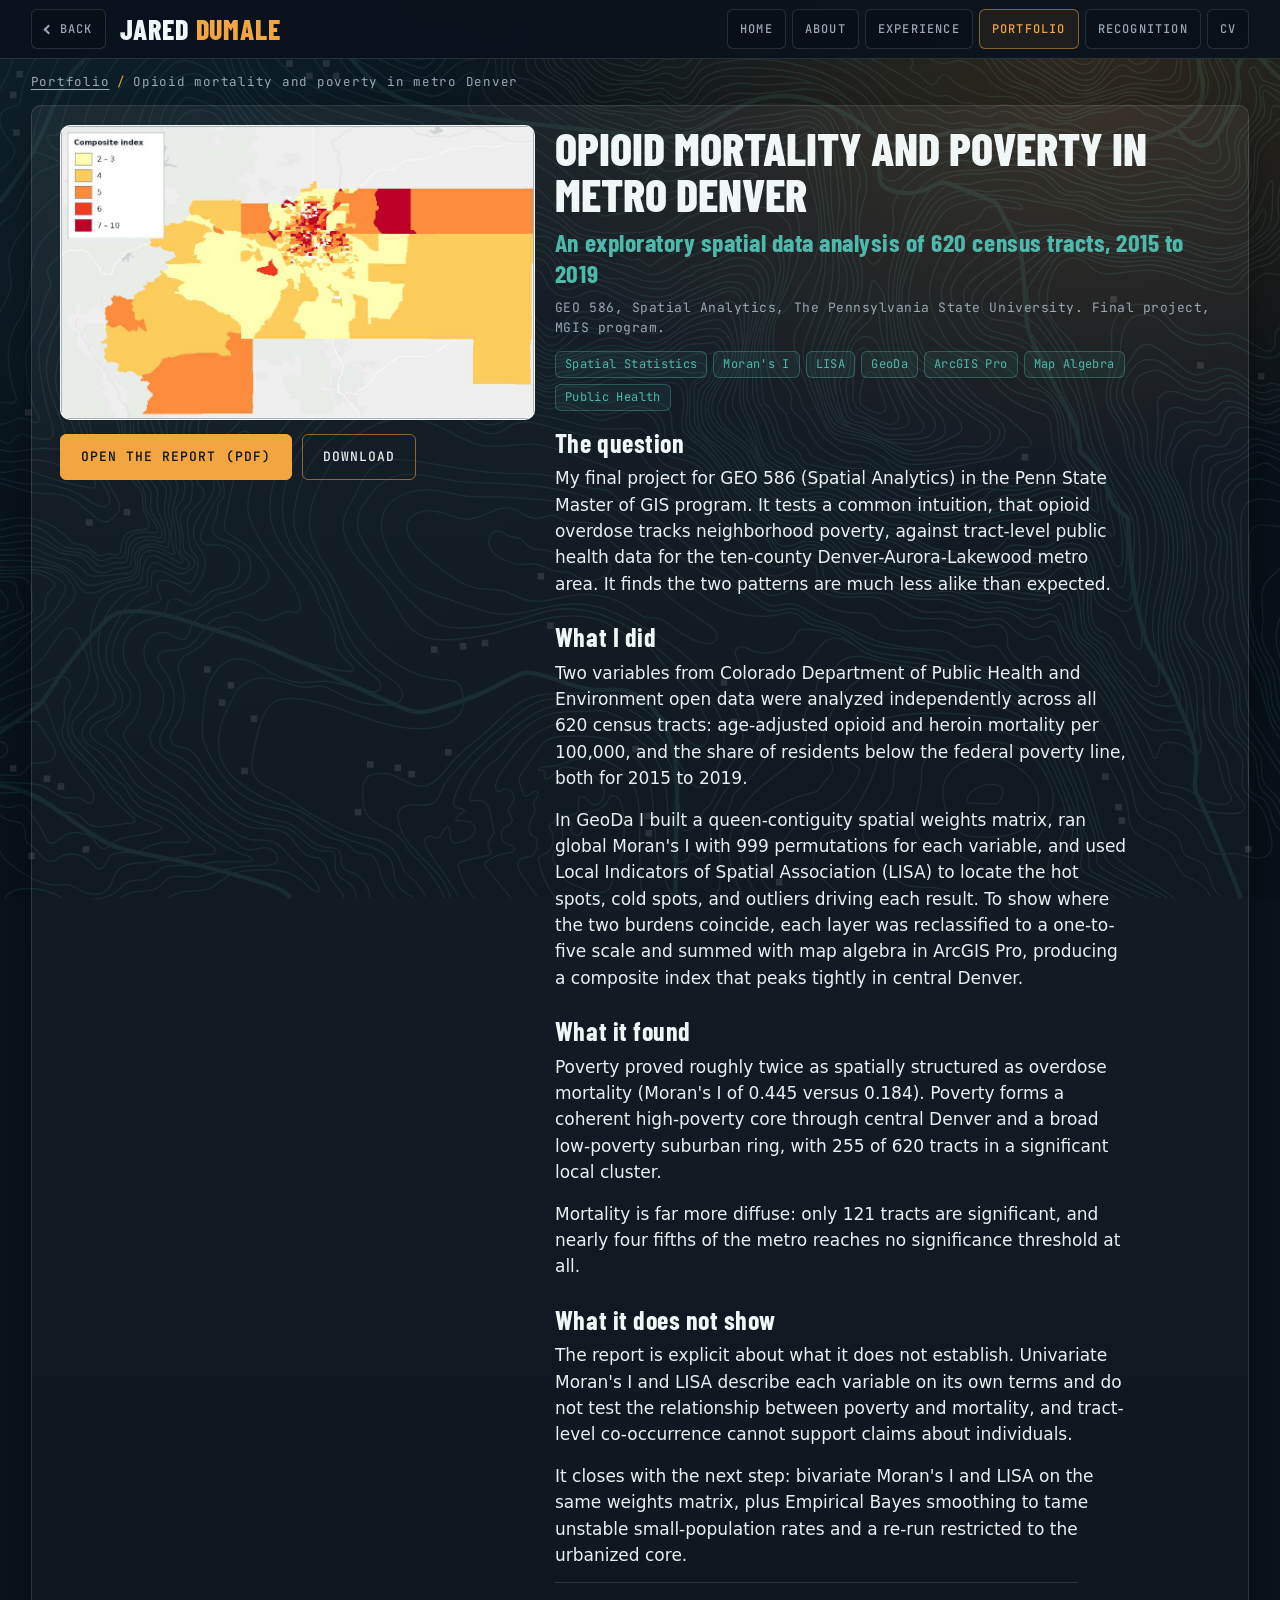
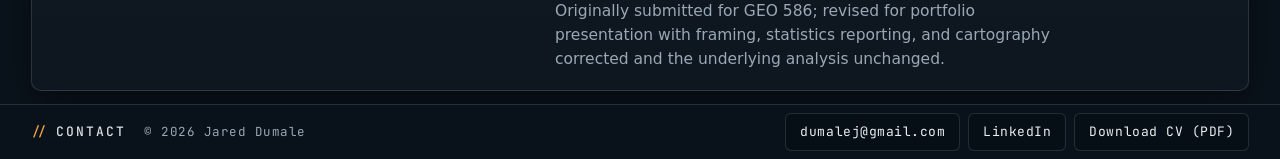
<file: projects/denver-opioid.html>
<!doctype html>
<html lang="en">
<head>
  <meta charset="utf-8">
  <meta name="viewport" content="width=device-width,initial-scale=1">
  <title>Opioid mortality and poverty in metro Denver | Jared Dumale</title>
  <meta name="description" content="Case study: a spatial analysis of poverty and opioid mortality across metropolitan Denver census tracts.">
  <link rel="stylesheet" href="../styles.css">
</head>
<body>
  <a class="skip" href="#main">Skip to content</a>
  <header class="topbar">
    <div class="wrap topbar-inner">
      <div class="topbar-left">
        <a class="back" href="../portfolio.html" data-back>Back</a>
        <a class="brand" href="../index.html" aria-label="Jared Dumale, home">Jared <span class="hl">Dumale</span></a>
      </div>
      <nav aria-label="Primary">
        <ul class="topnav-links">
          <li><a href="../index.html">Home</a></li>
          <li><a href="../about.html">About</a></li>
          <li><a href="../experience.html">Experience</a></li>
          <li><a href="../portfolio.html" aria-current="true">Portfolio</a></li>
          <li><a href="../recognition.html">Recognition</a></li>
          <li><a href="../Assets/Dumale_CV.pdf" target="_blank" rel="noopener" aria-label="CV (PDF)">CV</a></li>
        </ul>
      </nav>
    </div>
  </header>

  <main id="main">
    <div class="wrap">

      <nav class="crumbs" aria-label="Breadcrumb"><a href="../portfolio.html">Portfolio</a><span aria-hidden="true">/</span>Opioid mortality and poverty in metro Denver</nav>
      <article class="case card">
        <aside class="case-side">
          <img src="../Assets/Artifacts/GEO_586_Denver_Poverty_Opioid_Mortality_ESDA_preview.png" width="1024" height="635" alt="Map of the Denver metro area shaded from yellow to dark red by a composite index, with the highest values near the city center.">
          <div class="btn-row">
          <a class="btn btn-primary" href="../Assets/Artifacts/GEO_586_Denver_Poverty_Opioid_Mortality_ESDA.pdf" target="_blank" rel="noopener noreferrer">Open the report (PDF)</a>
          <a class="btn" href="../Assets/Artifacts/GEO_586_Denver_Poverty_Opioid_Mortality_ESDA.pdf" target="_blank" rel="noopener noreferrer" download="Dumale_Denver_Opioid_Poverty_ESDA.pdf">Download</a>
          </div>
        </aside>
        <div class="case-main">
          <h1 class="case-title">Opioid mortality and poverty in metro Denver</h1>
          <p class="case-sub">An exploratory spatial data analysis of 620 census tracts, 2015 to 2019</p>
          <p class="meta">GEO 586, Spatial Analytics, The Pennsylvania State University. Final project, MGIS program.</p>
          <ul class="tags" role="list" aria-label="Tools and skills">
          <li class="tag">Spatial Statistics</li>
          <li class="tag">Moran's I</li>
          <li class="tag">LISA</li>
          <li class="tag">GeoDa</li>
          <li class="tag">ArcGIS Pro</li>
          <li class="tag">Map Algebra</li>
          <li class="tag">Public Health</li>
          </ul>
          <div class="case-body">
          <h2>The question</h2>
          <p>My final project for GEO 586 (Spatial Analytics) in the Penn State Master of GIS program. It tests a common intuition, that opioid overdose tracks neighborhood poverty, against tract-level public health data for the ten-county Denver-Aurora-Lakewood metro area. It finds the two patterns are much less alike than expected.</p>
          <h2>What I did</h2>
          <p>Two variables from Colorado Department of Public Health and Environment open data were analyzed independently across all 620 census tracts: age-adjusted opioid and heroin mortality per 100,000, and the share of residents below the federal poverty line, both for 2015 to 2019.</p>
          <p>In GeoDa I built a queen-contiguity spatial weights matrix, ran global Moran's I with 999 permutations for each variable, and used Local Indicators of Spatial Association (LISA) to locate the hot spots, cold spots, and outliers driving each result. To show where the two burdens coincide, each layer was reclassified to a one-to-five scale and summed with map algebra in ArcGIS Pro, producing a composite index that peaks tightly in central Denver.</p>
          <h2>What it found</h2>
          <p>Poverty proved roughly twice as spatially structured as overdose mortality (Moran's I of 0.445 versus 0.184). Poverty forms a coherent high-poverty core through central Denver and a broad low-poverty suburban ring, with 255 of 620 tracts in a significant local cluster.</p>
          <p>Mortality is far more diffuse: only 121 tracts are significant, and nearly four fifths of the metro reaches no significance threshold at all.</p>
          <h2>What it does not show</h2>
          <p>The report is explicit about what it does not establish. Univariate Moran's I and LISA describe each variable on its own terms and do not test the relationship between poverty and mortality, and tract-level co-occurrence cannot support claims about individuals.</p>
          <p>It closes with the next step: bivariate Moran's I and LISA on the same weights matrix, plus Empirical Bayes smoothing to tame unstable small-population rates and a re-run restricted to the urbanized core.</p>
          <p class="note case-nav">Originally submitted for GEO 586; revised for portfolio presentation with framing, statistics reporting, and cartography corrected and the underlying analysis unchanged.</p>
          </div>
        </div>
      </article>

    </div>
  </main>

  <footer class="site-footer" id="contact">
    <div class="wrap footer-inner">
      <div class="footer-left">
        <h2 class="footer-label">Contact</h2>
        <p class="copyright">&copy; 2026 Jared Dumale</p>
      </div>
      <ul class="footer-links">
        <li><a href="mailto:dumalej@gmail.com">dumalej@gmail.com</a></li>
        <li><a href="https://www.linkedin.com/in/jareddumale" target="_blank" rel="noopener noreferrer">LinkedIn</a></li>
        <li><a href="../Assets/Dumale_CV.pdf" download="Dumale_CV.pdf">Download CV (PDF)</a></li>
      </ul>
    </div>
  </footer>
  <script>
    /* Back goes to the page the visitor came from, or to the parent page if there is none. */
    document.querySelectorAll("[data-back]").forEach(function (a) {
      a.addEventListener("click", function (e) {
        try {
          if (history.length > 1 && document.referrer && new URL(document.referrer).origin === location.origin) {
            e.preventDefault();
            history.back();
          }
        } catch (err) {}
      });
    });
  </script>
</body>
</html>
</file>
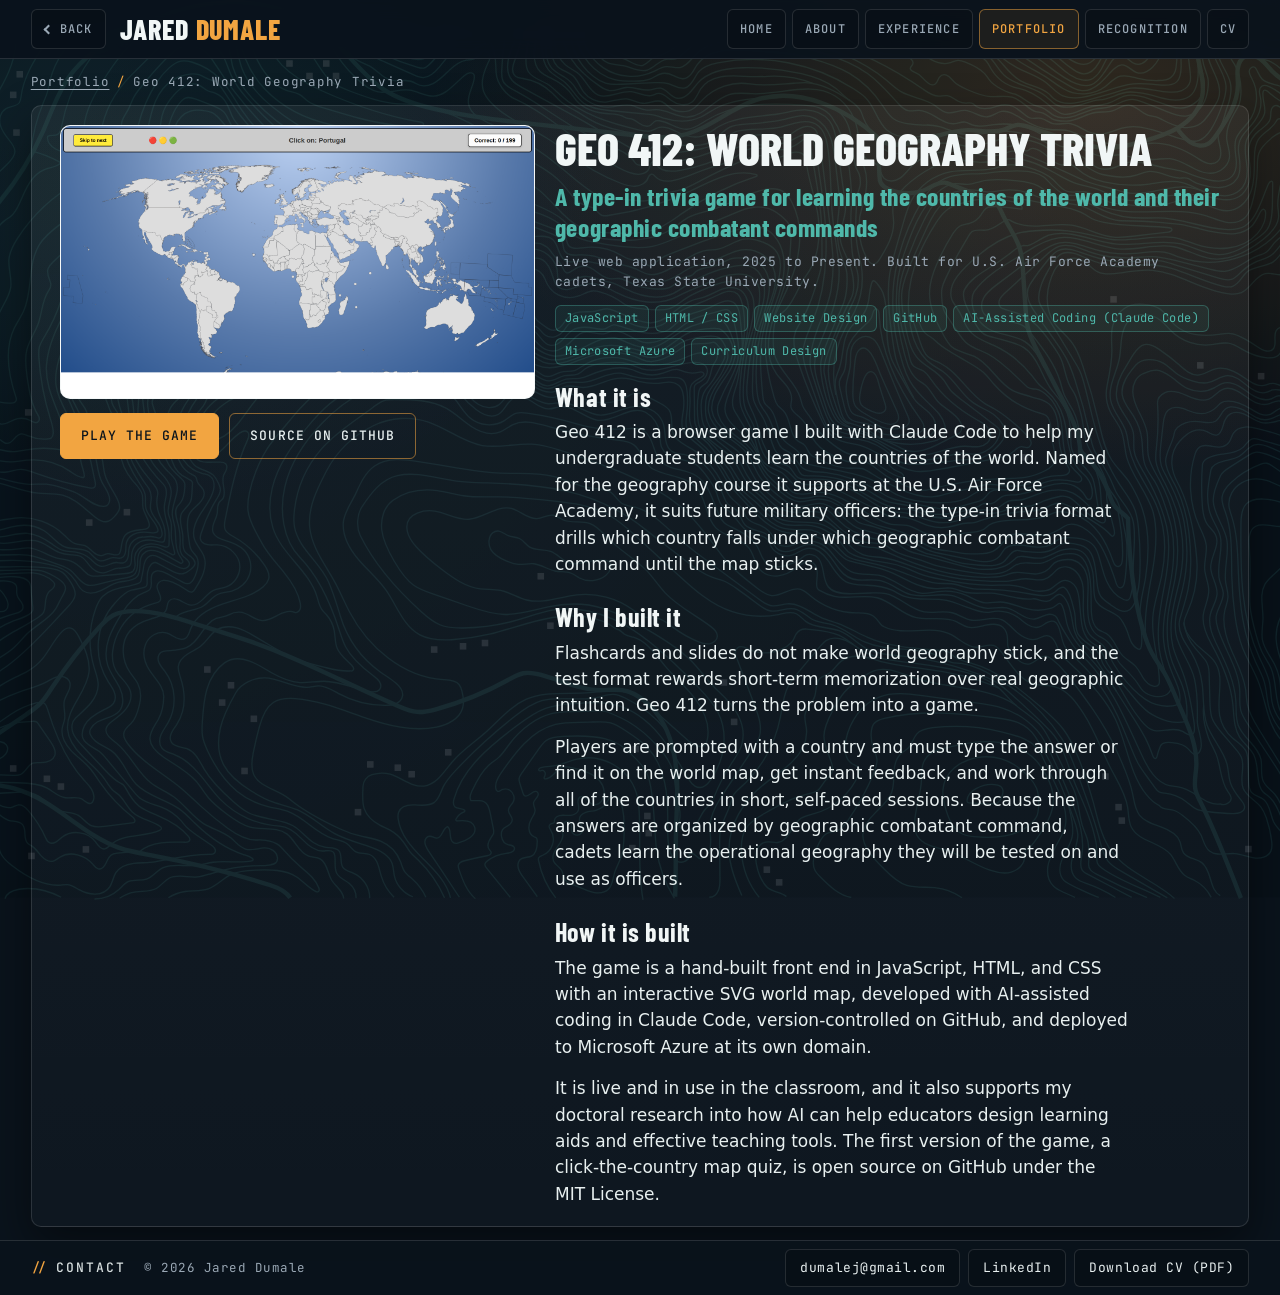
<file: projects/geo412.html>
<!doctype html>
<html lang="en">
<head>
  <meta charset="utf-8">
  <meta name="viewport" content="width=device-width,initial-scale=1">
  <title>Geo 412: World Geography Trivia | Jared Dumale</title>
  <meta name="description" content="Case study: a browser game that teaches world geography and geographic combatant commands.">
  <link rel="stylesheet" href="../styles.css">
</head>
<body>
  <a class="skip" href="#main">Skip to content</a>
  <header class="topbar">
    <div class="wrap topbar-inner">
      <div class="topbar-left">
        <a class="back" href="../portfolio.html" data-back>Back</a>
        <a class="brand" href="../index.html" aria-label="Jared Dumale, home">Jared <span class="hl">Dumale</span></a>
      </div>
      <nav aria-label="Primary">
        <ul class="topnav-links">
          <li><a href="../index.html">Home</a></li>
          <li><a href="../about.html">About</a></li>
          <li><a href="../experience.html">Experience</a></li>
          <li><a href="../portfolio.html" aria-current="true">Portfolio</a></li>
          <li><a href="../recognition.html">Recognition</a></li>
          <li><a href="../Assets/Dumale_CV.pdf" target="_blank" rel="noopener" aria-label="CV (PDF)">CV</a></li>
        </ul>
      </nav>
    </div>
  </header>

  <main id="main">
    <div class="wrap">

      <nav class="crumbs" aria-label="Breadcrumb"><a href="../portfolio.html">Portfolio</a><span aria-hidden="true">/</span>Geo 412: World Geography Trivia</nav>
      <article class="case card">
        <aside class="case-side">
          <img src="../Assets/Artifacts/Geo412_Country_Trivia_preview.png" width="1600" height="920" alt="Screenshot of the Geo 412 game: a world map with country outlines, a prompt asking the player to find Gabon, and a running score.">
          <div class="btn-row">
          <a class="btn btn-primary" href="https://www.geo412.com" target="_blank" rel="noopener noreferrer">Play the game</a>
          <a class="btn" href="https://github.com/dumaleja/Geo-Trivia" target="_blank" rel="noopener noreferrer">Source on GitHub</a>
          </div>
        </aside>
        <div class="case-main">
          <h1 class="case-title">Geo 412: World Geography Trivia</h1>
          <p class="case-sub">A type-in trivia game for learning the countries of the world and their geographic combatant commands</p>
          <p class="meta">Live web application, 2025 to Present. Built for U.S. Air Force Academy cadets, Texas State University.</p>
          <ul class="tags" role="list" aria-label="Tools and skills">
          <li class="tag">JavaScript</li>
          <li class="tag">HTML / CSS</li>
          <li class="tag">Website Design</li>
          <li class="tag">GitHub</li>
          <li class="tag">AI-Assisted Coding (Claude Code)</li>
          <li class="tag">Microsoft Azure</li>
          <li class="tag">Curriculum Design</li>
          </ul>
          <div class="case-body">
          <h2>What it is</h2>
          <p>Geo 412 is a browser game I built with Claude Code to help my undergraduate students learn the countries of the world. Named for the geography course it supports at the U.S. Air Force Academy, it suits future military officers: the type-in trivia format drills which country falls under which geographic combatant command until the map sticks.</p>
          <h2>Why I built it</h2>
          <p>Flashcards and slides do not make world geography stick, and the test format rewards short-term memorization over real geographic intuition. Geo 412 turns the problem into a game.</p>
          <p>Players are prompted with a country and must type the answer or find it on the world map, get instant feedback, and work through all of the countries in short, self-paced sessions. Because the answers are organized by geographic combatant command, cadets learn the operational geography they will be tested on and use as officers.</p>
          <h2>How it is built</h2>
          <p>The game is a hand-built front end in JavaScript, HTML, and CSS with an interactive SVG world map, developed with AI-assisted coding in Claude Code, version-controlled on GitHub, and deployed to Microsoft Azure at its own domain.</p>
          <p>It is live and in use in the classroom, and it also supports my doctoral research into how AI can help educators design learning aids and effective teaching tools. The first version of the game, a click-the-country map quiz, is open source on GitHub under the MIT License.</p>
          </div>
        </div>
      </article>

    </div>
  </main>

  <footer class="site-footer" id="contact">
    <div class="wrap footer-inner">
      <div class="footer-left">
        <h2 class="footer-label">Contact</h2>
        <p class="copyright">&copy; 2026 Jared Dumale</p>
      </div>
      <ul class="footer-links">
        <li><a href="mailto:dumalej@gmail.com">dumalej@gmail.com</a></li>
        <li><a href="https://www.linkedin.com/in/jareddumale" target="_blank" rel="noopener noreferrer">LinkedIn</a></li>
        <li><a href="../Assets/Dumale_CV.pdf" download="Dumale_CV.pdf">Download CV (PDF)</a></li>
      </ul>
    </div>
  </footer>
  <script>
    /* Back goes to the page the visitor came from, or to the parent page if there is none. */
    document.querySelectorAll("[data-back]").forEach(function (a) {
      a.addEventListener("click", function (e) {
        try {
          if (history.length > 1 && document.referrer && new URL(document.referrer).origin === location.origin) {
            e.preventDefault();
            history.back();
          }
        } catch (err) {}
      });
    });
  </script>
</body>
</html>
</file>
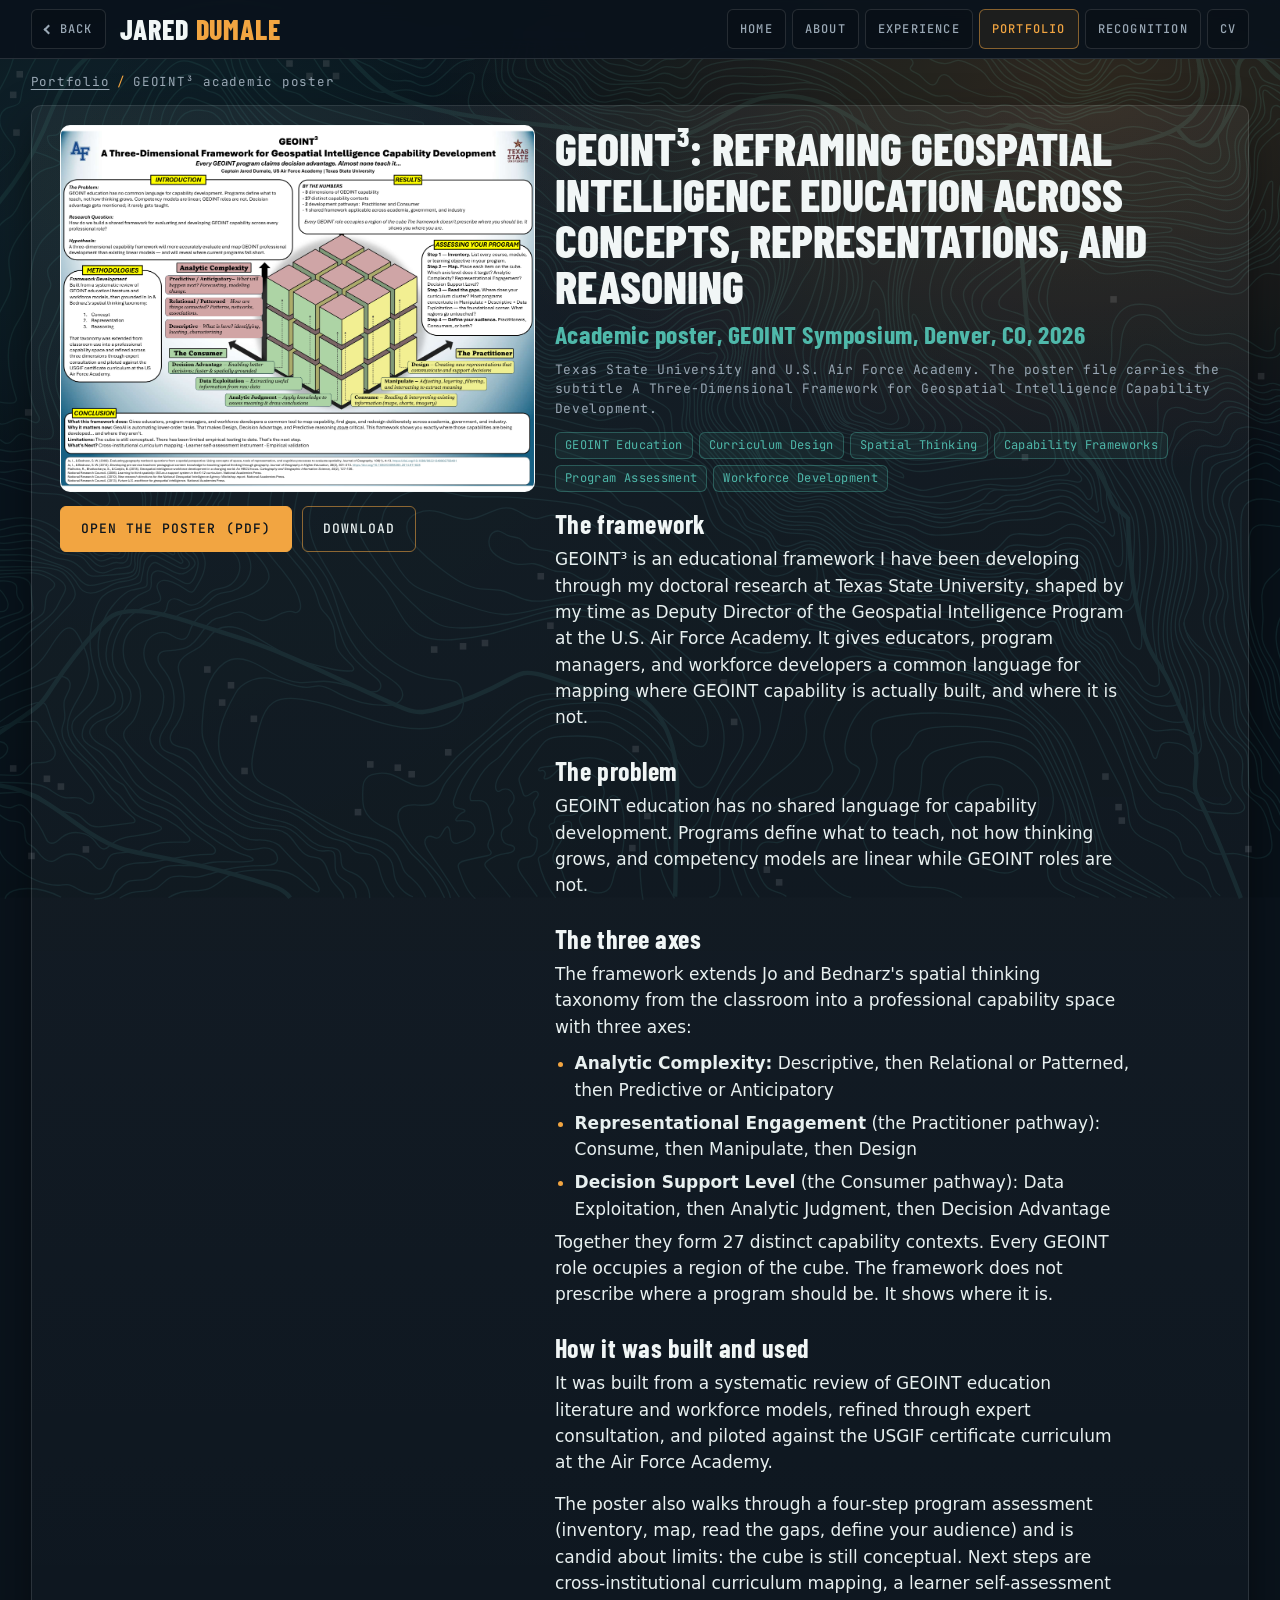
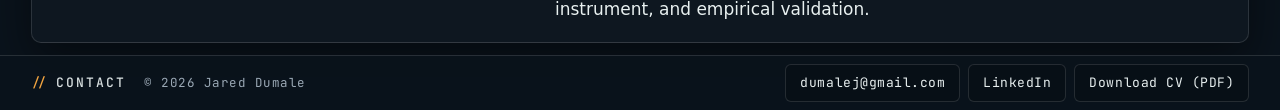
<file: projects/geoint3.html>
<!doctype html>
<html lang="en">
<head>
  <meta charset="utf-8">
  <meta name="viewport" content="width=device-width,initial-scale=1">
  <title>GEOINT³ academic poster | Jared Dumale</title>
  <meta name="description" content="Case study: a three-axis framework for mapping where geospatial intelligence capability is built.">
  <link rel="stylesheet" href="../styles.css">
</head>
<body>
  <a class="skip" href="#main">Skip to content</a>
  <header class="topbar">
    <div class="wrap topbar-inner">
      <div class="topbar-left">
        <a class="back" href="../portfolio.html" data-back>Back</a>
        <a class="brand" href="../index.html" aria-label="Jared Dumale, home">Jared <span class="hl">Dumale</span></a>
      </div>
      <nav aria-label="Primary">
        <ul class="topnav-links">
          <li><a href="../index.html">Home</a></li>
          <li><a href="../about.html">About</a></li>
          <li><a href="../experience.html">Experience</a></li>
          <li><a href="../portfolio.html" aria-current="true">Portfolio</a></li>
          <li><a href="../recognition.html">Recognition</a></li>
          <li><a href="../Assets/Dumale_CV.pdf" target="_blank" rel="noopener" aria-label="CV (PDF)">CV</a></li>
        </ul>
      </nav>
    </div>
  </header>

  <main id="main">
    <div class="wrap">

      <nav class="crumbs" aria-label="Breadcrumb"><a href="../portfolio.html">Portfolio</a><span aria-hidden="true">/</span>GEOINT³ academic poster</nav>
      <article class="case card">
        <aside class="case-side">
          <img src="../Assets/Artifacts/USGIF_GEOINT_Symposium_Poster_preview.png" width="1210" height="935" alt="Preview of the GEOINT³ research poster: a cube diagram with axes for Analytic Complexity, Representational Engagement, and Decision Support Level.">
          <div class="btn-row">
          <a class="btn btn-primary" href="../Assets/Artifacts/USGIF_GEOINT_Symposium_Poster.pdf" target="_blank" rel="noopener noreferrer">Open the poster (PDF)</a>
          <a class="btn" href="../Assets/Artifacts/USGIF_GEOINT_Symposium_Poster.pdf" target="_blank" rel="noopener noreferrer" download="Dumale_GEOINT3_USGIF_Symposium_Poster.pdf">Download</a>
          </div>
        </aside>
        <div class="case-main">
          <h1 class="case-title">GEOINT³: Reframing Geospatial Intelligence Education Across Concepts, Representations, and Reasoning</h1>
          <p class="case-sub">Academic poster, GEOINT Symposium, Denver, CO, 2026</p>
          <p class="meta">Texas State University and U.S. Air Force Academy. The poster file carries the subtitle A Three-Dimensional Framework for Geospatial Intelligence Capability Development.</p>
          <ul class="tags" role="list" aria-label="Tools and skills">
          <li class="tag">GEOINT Education</li>
          <li class="tag">Curriculum Design</li>
          <li class="tag">Spatial Thinking</li>
          <li class="tag">Capability Frameworks</li>
          <li class="tag">Program Assessment</li>
          <li class="tag">Workforce Development</li>
          </ul>
          <div class="case-body">
          <h2>The framework</h2>
          <p>GEOINT³ is an educational framework I have been developing through my doctoral research at Texas State University, shaped by my time as Deputy Director of the Geospatial Intelligence Program at the U.S. Air Force Academy. It gives educators, program managers, and workforce developers a common language for mapping where GEOINT capability is actually built, and where it is not.</p>
          <h2>The problem</h2>
          <p>GEOINT education has no shared language for capability development. Programs define what to teach, not how thinking grows, and competency models are linear while GEOINT roles are not.</p>
          <h2>The three axes</h2>
          <p>The framework extends Jo and Bednarz's spatial thinking taxonomy from the classroom into a professional capability space with three axes:</p>
          <ul>
            <li><strong>Analytic Complexity:</strong> Descriptive, then Relational or Patterned, then Predictive or Anticipatory</li>
            <li><strong>Representational Engagement</strong> (the Practitioner pathway): Consume, then Manipulate, then Design</li>
            <li><strong>Decision Support Level</strong> (the Consumer pathway): Data Exploitation, then Analytic Judgment, then Decision Advantage</li>
          </ul>
          <p>Together they form 27 distinct capability contexts. Every GEOINT role occupies a region of the cube. The framework does not prescribe where a program should be. It shows where it is.</p>
          <h2>How it was built and used</h2>
          <p>It was built from a systematic review of GEOINT education literature and workforce models, refined through expert consultation, and piloted against the USGIF certificate curriculum at the Air Force Academy.</p>
          <p>The poster also walks through a four-step program assessment (inventory, map, read the gaps, define your audience) and is candid about limits: the cube is still conceptual. Next steps are cross-institutional curriculum mapping, a learner self-assessment instrument, and empirical validation.</p>
          </div>
        </div>
      </article>

    </div>
  </main>

  <footer class="site-footer" id="contact">
    <div class="wrap footer-inner">
      <div class="footer-left">
        <h2 class="footer-label">Contact</h2>
        <p class="copyright">&copy; 2026 Jared Dumale</p>
      </div>
      <ul class="footer-links">
        <li><a href="mailto:dumalej@gmail.com">dumalej@gmail.com</a></li>
        <li><a href="https://www.linkedin.com/in/jareddumale" target="_blank" rel="noopener noreferrer">LinkedIn</a></li>
        <li><a href="../Assets/Dumale_CV.pdf" download="Dumale_CV.pdf">Download CV (PDF)</a></li>
      </ul>
    </div>
  </footer>
  <script>
    /* Back goes to the page the visitor came from, or to the parent page if there is none. */
    document.querySelectorAll("[data-back]").forEach(function (a) {
      a.addEventListener("click", function (e) {
        try {
          if (history.length > 1 && document.referrer && new URL(document.referrer).origin === location.origin) {
            e.preventDefault();
            history.back();
          }
        } catch (err) {}
      });
    });
  </script>
</body>
</html>
</file>
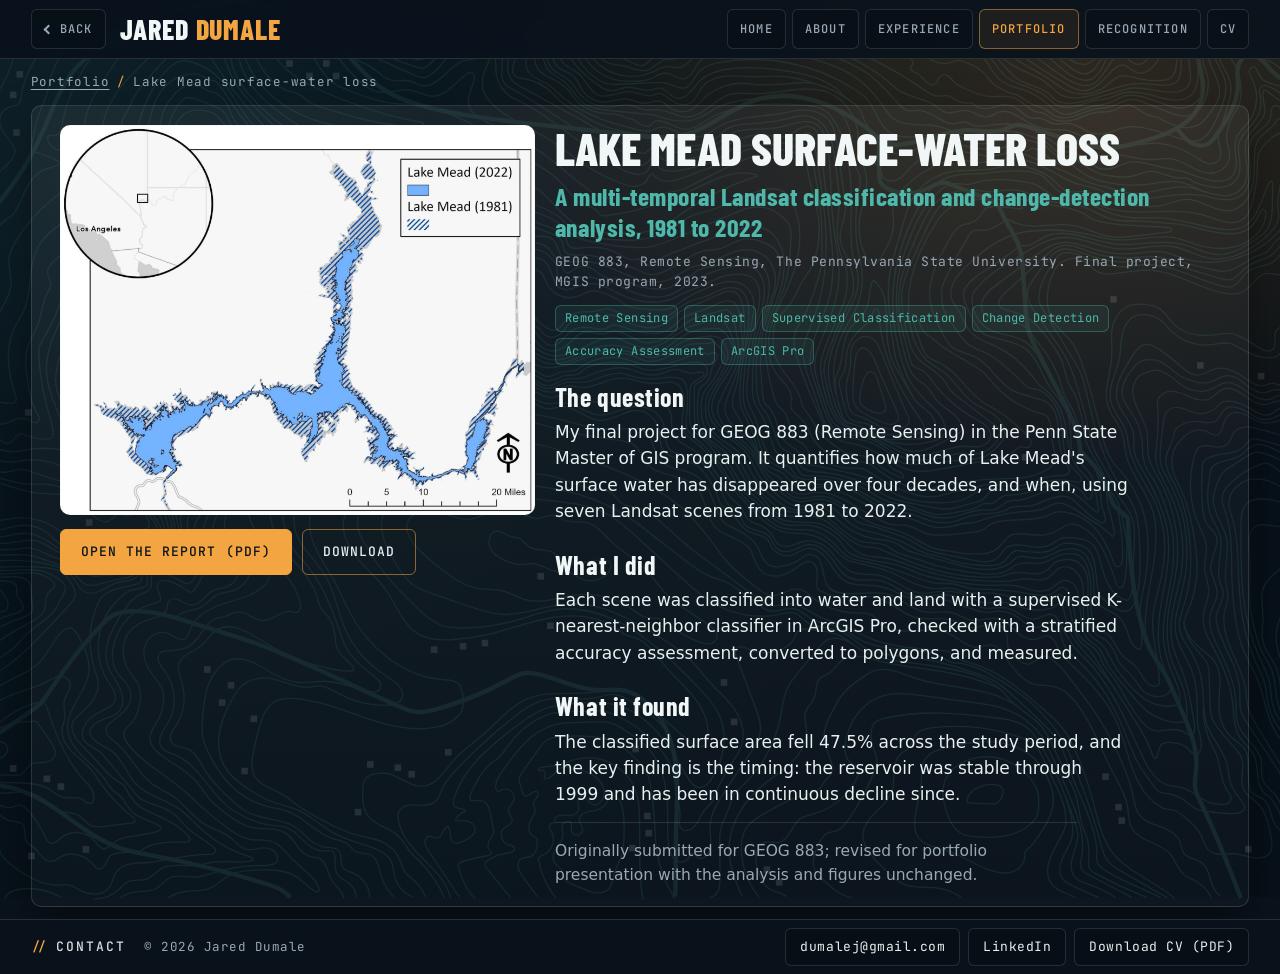
<file: projects/lake-mead.html>
<!doctype html>
<html lang="en">
<head>
  <meta charset="utf-8">
  <meta name="viewport" content="width=device-width,initial-scale=1">
  <title>Lake Mead surface-water loss | Jared Dumale</title>
  <meta name="description" content="Case study: four decades of surface-water loss at Lake Mead, measured from Landsat imagery.">
  <link rel="stylesheet" href="../styles.css">
</head>
<body>
  <a class="skip" href="#main">Skip to content</a>
  <header class="topbar">
    <div class="wrap topbar-inner">
      <div class="topbar-left">
        <a class="back" href="../portfolio.html" data-back>Back</a>
        <a class="brand" href="../index.html" aria-label="Jared Dumale, home">Jared <span class="hl">Dumale</span></a>
      </div>
      <nav aria-label="Primary">
        <ul class="topnav-links">
          <li><a href="../index.html">Home</a></li>
          <li><a href="../about.html">About</a></li>
          <li><a href="../experience.html">Experience</a></li>
          <li><a href="../portfolio.html" aria-current="true">Portfolio</a></li>
          <li><a href="../recognition.html">Recognition</a></li>
          <li><a href="../Assets/Dumale_CV.pdf" target="_blank" rel="noopener" aria-label="CV (PDF)">CV</a></li>
        </ul>
      </nav>
    </div>
  </header>

  <main id="main">
    <div class="wrap">

      <nav class="crumbs" aria-label="Breadcrumb"><a href="../portfolio.html">Portfolio</a><span aria-hidden="true">/</span>Lake Mead surface-water loss</nav>
      <article class="case card">
        <aside class="case-side">
          <img src="../Assets/Artifacts/GEOG_883_Lake_Mead_Final_Report_preview.png" width="875" height="718" alt="Map of Lake Mead with its current water surface in blue and the area it has lost shown as hatching.">
          <div class="btn-row">
          <a class="btn btn-primary" href="../Assets/Artifacts/GEOG_883_Lake_Mead_Final_Report.pdf" target="_blank" rel="noopener noreferrer">Open the report (PDF)</a>
          <a class="btn" href="../Assets/Artifacts/GEOG_883_Lake_Mead_Final_Report.pdf" target="_blank" rel="noopener noreferrer" download="Dumale_Lake_Mead_Surface_Water_Loss.pdf">Download</a>
          </div>
        </aside>
        <div class="case-main">
          <h1 class="case-title">Lake Mead surface-water loss</h1>
          <p class="case-sub">A multi-temporal Landsat classification and change-detection analysis, 1981 to 2022</p>
          <p class="meta">GEOG 883, Remote Sensing, The Pennsylvania State University. Final project, MGIS program, 2023.</p>
          <ul class="tags" role="list" aria-label="Tools and skills">
          <li class="tag">Remote Sensing</li>
          <li class="tag">Landsat</li>
          <li class="tag">Supervised Classification</li>
          <li class="tag">Change Detection</li>
          <li class="tag">Accuracy Assessment</li>
          <li class="tag">ArcGIS Pro</li>
          </ul>
          <div class="case-body">
          <h2>The question</h2>
          <p>My final project for GEOG 883 (Remote Sensing) in the Penn State Master of GIS program. It quantifies how much of Lake Mead's surface water has disappeared over four decades, and when, using seven Landsat scenes from 1981 to 2022.</p>
          <h2>What I did</h2>
          <p>Each scene was classified into water and land with a supervised K-nearest-neighbor classifier in ArcGIS Pro, checked with a stratified accuracy assessment, converted to polygons, and measured.</p>
          <h2>What it found</h2>
          <p>The classified surface area fell 47.5% across the study period, and the key finding is the timing: the reservoir was stable through 1999 and has been in continuous decline since.</p>
          <p class="note case-nav">Originally submitted for GEOG 883; revised for portfolio presentation with the analysis and figures unchanged.</p>
          </div>
        </div>
      </article>

    </div>
  </main>

  <footer class="site-footer" id="contact">
    <div class="wrap footer-inner">
      <div class="footer-left">
        <h2 class="footer-label">Contact</h2>
        <p class="copyright">&copy; 2026 Jared Dumale</p>
      </div>
      <ul class="footer-links">
        <li><a href="mailto:dumalej@gmail.com">dumalej@gmail.com</a></li>
        <li><a href="https://www.linkedin.com/in/jareddumale" target="_blank" rel="noopener noreferrer">LinkedIn</a></li>
        <li><a href="../Assets/Dumale_CV.pdf" download="Dumale_CV.pdf">Download CV (PDF)</a></li>
      </ul>
    </div>
  </footer>
  <script>
    /* Back goes to the page the visitor came from, or to the parent page if there is none. */
    document.querySelectorAll("[data-back]").forEach(function (a) {
      a.addEventListener("click", function (e) {
        try {
          if (history.length > 1 && document.referrer && new URL(document.referrer).origin === location.origin) {
            e.preventDefault();
            history.back();
          }
        } catch (err) {}
      });
    });
  </script>
</body>
</html>
</file>
<file: styles.css>
/* Shared stylesheet for every page.
   Palette and type come from the LinkedIn banner: ink-navy ground, topographic
   teal linework, amber as the single emphasis color, condensed display type for
   headlines and tracked monospace for labels.
   Main pages are built to fit one screen on a laptop by using the full width.
   Project pages are allowed to scroll. Body text is 17px with prose lines
   capped near 70 characters. */

@font-face{
  font-family:"Barlow Condensed"; font-weight:700; font-style:normal; font-display:swap;
  src:url("Assets/fonts/BarlowCondensed-700.woff2") format("woff2");
}
@font-face{
  font-family:"Barlow Condensed"; font-weight:800; font-style:normal; font-display:swap;
  src:url("Assets/fonts/BarlowCondensed-800.woff2") format("woff2");
}
@font-face{
  font-family:"JetBrains Mono"; font-weight:400; font-style:normal; font-display:swap;
  src:url("Assets/fonts/JetBrainsMono-400.woff2") format("woff2");
}
@font-face{
  font-family:"JetBrains Mono"; font-weight:500; font-style:normal; font-display:swap;
  src:url("Assets/fonts/JetBrainsMono-500.woff2") format("woff2");
}

:root{
  --bg:#0a131c;
  --text:#e8f0f0;
  --muted:#9aa8b5;
  --line:rgba(255,255,255,.12);
  --accent:#f2a541;
  --accent2:#4fb8aa;
  --shadow:0 18px 45px rgba(0,0,0,.45);
  --radius:10px;
  --chip-radius:6px;
  --max:1400px;
  --gutter:clamp(14px,2.4vw,32px);
  --measure:53ch;
  --gap:clamp(12px,1.6vw,20px);
  --pad:clamp(16px,2.2vw,30px);
  --display:"Barlow Condensed","Arial Narrow","Roboto Condensed",Impact,sans-serif;
  --mono:"JetBrains Mono",ui-monospace,SFMono-Regular,Menlo,Consolas,monospace;
  --sans:ui-sans-serif,system-ui,-apple-system,"Segoe UI",Roboto,Helvetica,Arial,sans-serif;
}

*,*::before,*::after{box-sizing:border-box}
html{-webkit-text-size-adjust:100%;scroll-padding-top:16px}
body{
  margin:0;
  min-height:100vh;
  min-height:100dvh;
  display:flex;
  flex-direction:column;
  font-family:var(--sans);
  font-size:17px;
  line-height:1.55;
  color:var(--text);
  background-color:var(--bg);
  background-image:
    radial-gradient(1200px 700px at 85% 10%, rgba(242,165,65,.18), transparent 55%),
    radial-gradient(900px 600px at 10% 20%, rgba(79,184,170,.10), transparent 55%);
  background-repeat:no-repeat;
  background-size:cover;
  background-position:center;
  overflow-wrap:break-word;
}
@media (min-width:900px){body{background-attachment:fixed}}
body::before{
  content:"";
  position:fixed;
  inset:0;
  z-index:0;
  pointer-events:none;
  background:url("Assets/Background.svg") center/cover no-repeat;
  opacity:.10;
}
.topbar,main,.site-footer{position:relative;z-index:1}

img{max-width:100%;height:auto;display:block}
h1,h2,h3,p,ul,ol,dl,dd,figure{margin:0}
ul,ol{padding:0}
a{color:var(--accent2);text-underline-offset:3px}
a:hover{color:var(--accent)}
:focus-visible{outline:2px solid var(--accent);outline-offset:3px;border-radius:2px}

.wrap{max-width:var(--max);margin:0 auto;padding:0 var(--gutter);width:100%}
.sr-only{
  position:absolute;width:1px;height:1px;margin:-1px;padding:0;overflow:hidden;
  clip:rect(0 0 0 0);white-space:nowrap;border:0;
}
.skip{
  position:absolute;left:12px;top:-60px;z-index:50;
  padding:10px 14px;background:var(--accent);color:var(--bg);
  font-family:var(--mono);font-size:13px;border-radius:var(--chip-radius);
}
.skip:focus{top:12px;color:var(--bg)}

/* ===== Top bar: Back, name (goes Home), and the same nav on every page ===== */
.topbar{background:rgba(10,19,28,.94);border-bottom:1px solid var(--line)}
@media (min-width:900px){
  .topbar{position:sticky;top:0;z-index:20;backdrop-filter:blur(10px);-webkit-backdrop-filter:blur(10px)}
  html{scroll-padding-top:80px}
}
.topbar-inner{
  display:flex;
  flex-wrap:wrap;
  align-items:center;
  justify-content:space-between;
  gap:8px 20px;
  padding-top:9px;
  padding-bottom:9px;
}
.topbar-left{display:flex;align-items:center;gap:14px}
.brand{
  font-family:var(--display);
  font-weight:800;
  font-size:28px;
  line-height:1;
  letter-spacing:.03em;
  text-transform:uppercase;
  color:#f1f6f6;
  text-decoration:none;
}
.brand .hl{color:var(--accent)}
.brand:hover{color:#fff}
.back{
  display:inline-flex;
  align-items:center;
  gap:8px;
  min-height:40px;
  padding:6px 12px 6px 10px;
  border:1px solid var(--line);
  border-radius:var(--chip-radius);
  background:rgba(0,0,0,.15);
  color:var(--muted);
  font-family:var(--mono);
  font-size:12px;
  font-weight:500;
  letter-spacing:.1em;
  text-transform:uppercase;
  text-decoration:none;
}
.back::before{
  content:"";
  width:7px;height:7px;
  border-left:2px solid currentColor;
  border-bottom:2px solid currentColor;
  transform:rotate(45deg);
  margin-left:3px;
}
.back:hover{color:var(--accent);border-color:rgba(242,165,65,.45)}
.topnav-links{list-style:none;display:flex;flex-wrap:wrap;gap:6px}
.topnav-links a{
  display:inline-flex;
  align-items:center;
  min-height:40px;
  padding:6px 12px;
  border:1px solid var(--line);
  border-radius:var(--chip-radius);
  background:rgba(0,0,0,.15);
  color:var(--muted);
  font-family:var(--mono);
  font-size:12px;
  font-weight:500;
  letter-spacing:.1em;
  text-transform:uppercase;
  text-decoration:none;
  white-space:nowrap;
}
.topnav-links a:hover{color:var(--text);border-color:rgba(242,165,65,.45)}
.topnav-links a[aria-current]{
  color:var(--accent);
  border-color:rgba(242,165,65,.5);
  background:rgba(242,165,65,.08);
}
@media (max-width:760px){
  .topbar-inner nav{width:100%}
  .topnav-links a{padding:6px 10px;letter-spacing:.06em}
  .brand{font-size:26px}
}

main{flex:1 0 auto;padding:clamp(8px,1.4vh,22px) 0}

/* ===== Cards, headings, buttons ===== */
.card{
  background:linear-gradient(180deg,rgba(234,221,221,.06),rgba(255,255,255,.02));
  border:1px solid var(--line);
  border-radius:var(--radius);
  box-shadow:var(--shadow);
  padding:clamp(12px,2.1vh,28px) clamp(16px,2.2vw,30px);
}
.page-title{
  font-family:var(--display);
  font-weight:800;
  text-transform:uppercase;
  font-size:clamp(34px,min(4.4vw,6.4vh),56px);
  line-height:.95;
  letter-spacing:.005em;
  color:#f1f6f6;
}
.section-label,
.footer-label{
  font-family:var(--mono);
  font-weight:500;
  font-size:13px;
  letter-spacing:.16em;
  text-transform:uppercase;
  color:rgba(232,240,240,.92);
}
.section-label::before,
.footer-label::before{content:"//";color:var(--accent);margin-right:.7em;letter-spacing:0}
.section-label{
  display:block;
  margin:0 0 clamp(8px,1.6vh,14px);
  padding-bottom:clamp(6px,1.2vh,10px);
  border-bottom:1px solid var(--line);
}
.meta{font-family:var(--mono);font-size:13px;letter-spacing:.04em;color:var(--muted)}
.sub-title{
  margin:0 0 8px;
  font-family:var(--mono);
  font-size:12px;
  font-weight:500;
  letter-spacing:.16em;
  text-transform:uppercase;
  color:var(--accent);
}
.btn-row{display:flex;flex-wrap:wrap;gap:10px;margin-top:clamp(12px,2.4vh,20px)}
.btn{
  display:inline-flex;
  align-items:center;
  justify-content:center;
  min-height:46px;
  padding:10px 20px;
  border:1px solid rgba(242,165,65,.55);
  border-radius:var(--chip-radius);
  color:var(--text);
  font-family:var(--mono);
  font-size:13px;
  font-weight:500;
  letter-spacing:.08em;
  text-transform:uppercase;
  text-decoration:none;
}
.btn:hover{color:var(--accent);background:rgba(242,165,65,.08)}
.btn-primary{background:var(--accent);border-color:var(--accent);color:var(--bg)}
.btn-primary:hover{background:#ffb95a;border-color:#ffb95a;color:var(--bg)}

/* ===== Home: three zones on one screen ===== */
.home-grid{
  display:grid;
  grid-template-columns:minmax(0,1fr);
  gap:var(--gap);
}
.hero{
  display:grid;
  grid-template-columns:minmax(0,1fr);
  gap:20px;
  align-items:center;
  background-color:rgba(13,24,34,.72);
  background-image:
    linear-gradient(rgba(79,184,170,.05) 1px, transparent 1px),
    linear-gradient(90deg, rgba(79,184,170,.05) 1px, transparent 1px),
    linear-gradient(180deg, rgba(255,255,255,.05), rgba(255,255,255,.015));
  background-size:48px 48px,48px 48px,auto;
}
.hero h1{
  font-family:var(--display);
  font-weight:800;
  text-transform:uppercase;
  font-size:clamp(40px,min(5.2vw,9.4vh),80px);
  line-height:.92;
  letter-spacing:.005em;
  color:#f1f6f6;
}
.hero h1 .hl{color:var(--accent)}
.tagline{
  margin-top:clamp(6px,1.4vh,12px);
  font-family:var(--display);
  font-weight:700;
  font-size:clamp(20px,min(2.2vw,3.8vh),30px);
  line-height:1.15;
  letter-spacing:.02em;
  color:var(--accent2);
  max-width:34ch;
}
.intro{margin-top:clamp(8px,1.6vh,14px);max-width:58ch}
.hero-photo{
  position:relative;
  order:-1;
  width:190px;
  border:1px solid var(--line);
  border-radius:var(--radius);
  overflow:hidden;
  background:rgba(255,255,255,.03);
}
.hero-photo img{width:100%;aspect-ratio:4/5;object-fit:cover;object-position:50% 20%}
.hero-photo::after{
  content:"";
  position:absolute;left:0;right:0;bottom:0;height:34%;
  background:linear-gradient(180deg,transparent,rgba(8,16,24,.85));
  pointer-events:none;
}
.photo-place{
  position:absolute;left:10px;bottom:8px;z-index:1;
  display:flex;align-items:center;gap:6px;
  font-family:var(--mono);font-size:11px;letter-spacing:.05em;text-transform:uppercase;
  white-space:nowrap;
  color:var(--accent);
}
.photo-place svg{width:14px;height:14px;flex:0 0 auto}

.stats{list-style:none;display:grid;grid-template-columns:repeat(2,1fr);gap:12px}
.stat{
  padding:clamp(8px,1.6vh,14px) 14px clamp(8px,1.4vh,12px);
  border:1px solid var(--line);
  border-radius:var(--radius);
  background:rgba(13,24,34,.72);
}
.stat strong{
  display:block;
  font-family:var(--display);
  font-weight:800;
  font-size:clamp(30px,3.2vw,44px);
  line-height:1;
  color:var(--accent);
}
.stat span{
  display:block;
  margin-top:6px;
  font-family:var(--mono);
  font-size:12px;
  line-height:1.4;
  letter-spacing:.06em;
  text-transform:uppercase;
  color:var(--muted);
}

.interests{display:flex;flex-direction:column}
.interest-list{list-style:none;flex:1;display:grid;grid-template-columns:1fr;gap:12px}
.interest{
  display:flex;
  flex-direction:column;
  justify-content:center;
  height:100%;
  padding:clamp(8px,1.6vh,14px) 18px;
  border:1px solid var(--line);
  border-radius:var(--radius);
  background:rgba(0,0,0,.15);
  color:var(--text);
  text-decoration:none;
}
.interest:hover{border-color:rgba(242,165,65,.55);background:rgba(242,165,65,.06);color:var(--text)}
.interest h3{
  font-family:var(--display);
  font-weight:700;
  font-size:24px;
  line-height:1.1;
  letter-spacing:.02em;
}
.interest h3::after{content:"\00a0\2192";color:var(--accent)}
.interest p{margin-top:6px;color:var(--muted);font-size:16px;line-height:1.45}

@media (min-width:640px){
  .stats{grid-template-columns:repeat(4,1fr)}
  .interest-list{grid-template-columns:repeat(2,1fr)}
}
@media (min-width:720px){
  .hero{grid-template-columns:minmax(0,1fr) clamp(190px,19vw,290px);gap:clamp(20px,2.6vw,36px)}
  .hero-photo{order:0;width:100%}
}
@media (min-width:1040px){
  .home-grid{
    grid-template-columns:minmax(0,1fr) clamp(300px,27vw,400px);
    grid-template-areas:"hero interests" "stats interests";
    align-items:stretch;
  }
  .hero{grid-area:hero}
  .stats{grid-area:stats}
  .interests{grid-area:interests}
  .interest-list{grid-template-columns:1fr;grid-template-rows:repeat(4,1fr)}
}

/* ===== Tabs: pick one panel at a time, no JavaScript, deep links work.
   Anchors are fixed so choosing a tab never scrolls the page. Without :has()
   support every panel simply shows in a stack. ===== */
.tab-anchor{position:fixed;top:0;left:0;width:1px;height:1px;opacity:0;pointer-events:none}
.tablist a{text-decoration:none;color:var(--muted)}
.tablist a:hover{color:var(--text)}

@supports selector(:has(*)){
  .tabpanel{display:none}
  .tabs:not(:has(.tab-anchor:target)) .tabpanels > .tabpanel:first-child,
  #usafa:target ~ .tabpanels .p-usafa,
  #aoc:target ~ .tabpanels .p-aoc,
  #hqamc:target ~ .tabpanels .p-hqamc,
  #commission:target ~ .tabpanels .p-commission,
  #avionics:target ~ .tabpanels .p-avionics,
  #skills:target ~ .tabpanels .p-skills,
  #speaking:target ~ .tabpanels .p-speaking,
  #awards:target ~ .tabpanels .p-awards,
  #certs:target ~ .tabpanels .p-certs{display:block}

  .tabs:not(:has(.tab-anchor:target)) .tablist a:first-of-type,
  #usafa:target ~ .tab-nav a[href="#usafa"],
  #aoc:target ~ .tab-nav a[href="#aoc"],
  #hqamc:target ~ .tab-nav a[href="#hqamc"],
  #commission:target ~ .tab-nav a[href="#commission"],
  #avionics:target ~ .tab-nav a[href="#avionics"],
  #skills:target ~ .tab-nav a[href="#skills"],
  #speaking:target ~ .tab-nav a[href="#speaking"],
  #awards:target ~ .tab-nav a[href="#awards"],
  #certs:target ~ .tab-nav a[href="#certs"]{
    color:var(--accent);
    border-color:rgba(242,165,65,.55);
    background:rgba(242,165,65,.08);
  }
}

/* Side tabs (Experience) */
.tabs-side{display:grid;grid-template-columns:minmax(0,1fr);gap:var(--gap);align-items:start}
.tabs-side .tab-nav .page-title{margin-bottom:14px}
.tablist.stack{display:flex;flex-wrap:wrap;gap:6px}
.tablist.stack .tab-group{
  flex:0 0 100%;
  margin:8px 0 0;
  font-family:var(--mono);
  font-size:12px;
  font-weight:500;
  letter-spacing:.16em;
  text-transform:uppercase;
  color:var(--accent);
}
.tablist.stack a{
  display:block;
  padding:8px 12px;
  border:1px solid var(--line);
  border-radius:var(--chip-radius);
  background:rgba(0,0,0,.15);
  line-height:1.3;
}
.tablist.stack a strong{display:block;font-weight:600;font-size:15px}
.tablist.stack a span{display:none;margin-top:2px;font-family:var(--mono);font-size:12px;letter-spacing:.03em;opacity:.8}
@media (min-width:900px){
  .tabs-side{grid-template-columns:clamp(250px,25vw,340px) minmax(0,1fr)}
  .tablist.stack{display:grid;gap:8px}
  .tablist.stack a span{display:block}
  .tablist.stack a{padding:10px 14px}
}

/* Top tabs (Recognition) */
.tabs-top .tab-top{
  display:flex;
  flex-wrap:wrap;
  align-items:center;
  justify-content:space-between;
  gap:12px 24px;
  margin-bottom:clamp(8px,1.6vh,20px);
}
.tablist.row{display:flex;flex-wrap:wrap;gap:8px}
.tablist.row a{
  display:inline-flex;
  align-items:center;
  min-height:44px;
  padding:8px 16px;
  border:1px solid var(--line);
  border-radius:var(--chip-radius);
  background:rgba(0,0,0,.15);
  font-family:var(--mono);
  font-size:13px;
  font-weight:500;
  letter-spacing:.1em;
  text-transform:uppercase;
}

/* ===== Experience panel ===== */
.role-grid{display:grid;grid-template-columns:minmax(0,1fr);gap:16px 36px}
@media (min-width:1000px){.role-grid{grid-template-columns:minmax(0,2fr) minmax(0,3fr)}}
.role-title{
  font-family:var(--display);
  font-weight:700;
  font-size:clamp(25px,2.4vw,32px);
  line-height:1.08;
  letter-spacing:.02em;
}
.role-org{margin-top:10px;color:var(--accent2);font-family:var(--mono);font-size:13px;letter-spacing:.03em;line-height:1.5}
.role-dates{margin-top:2px}
.role-summary{margin-top:14px;max-width:var(--measure)}
.role-body ul{margin:0 0 0 1.15em;max-width:var(--measure)}
.role-body li{margin:0 0 .6em;padding-left:.2em}
.role-body li::marker{color:var(--accent)}

details.more{margin-top:4px}
details.more > summary{
  display:inline-flex;
  align-items:center;
  gap:10px;
  min-height:40px;
  cursor:pointer;
  list-style:none;
  font-family:var(--mono);
  font-size:13px;
  font-weight:500;
  letter-spacing:.14em;
  text-transform:uppercase;
  color:var(--accent);
}
details.more > summary::-webkit-details-marker{display:none}
details.more > summary::after{
  content:"";
  width:8px;height:8px;
  border-right:2px solid currentColor;
  border-bottom:2px solid currentColor;
  transform:rotate(45deg) translateY(-2px);
  transition:transform .15s ease;
}
details.more[open] > summary::after{transform:rotate(-135deg) translateY(-2px)}
details.more > summary:hover{color:#ffb95a}
details.more .more-body > * + *{margin-top:.8em}
details.more .more-body p{max-width:var(--measure)}

.skills-grid{display:grid;gap:14px 36px;grid-template-columns:minmax(0,1fr)}
@media (min-width:900px){.skills-grid{grid-template-columns:repeat(2,minmax(0,1fr))}}
.skills-grid dt{
  font-family:var(--mono);
  font-size:12px;
  letter-spacing:.14em;
  text-transform:uppercase;
  color:var(--accent2);
  margin-bottom:4px;
}
.skills-grid dd{font-size:16px;line-height:1.5}

/* ===== Recognition panels ===== */
.cols{display:grid;grid-template-columns:minmax(0,1fr);gap:var(--gap)}
@media (min-width:900px){
  .cols.two{grid-template-columns:repeat(2,minmax(0,1fr))}
  .cols.three{grid-template-columns:repeat(3,minmax(0,1fr))}
  .cols.awards{grid-template-columns:minmax(200px,.8fr) minmax(0,3fr)}
}
.item{padding:clamp(6px,1.3vh,12px) 0;border-bottom:1px solid var(--line)}
.item:first-of-type{padding-top:0}
.item:last-child{border-bottom:0;padding-bottom:0}
.item-title{font-weight:700;font-size:16.5px;line-height:1.35}
.item-meta{margin-top:3px;font-family:var(--mono);font-size:12.5px;letter-spacing:.03em;color:var(--accent2);line-height:1.5}
.item-line{margin-top:4px;color:var(--muted);font-size:16px;line-height:1.5}
.item-line a{font-weight:500}
.item-head{display:flex;align-items:center;gap:12px}
.item-head .item-title{font-size:16.5px}

.award-list{list-style:none}
.award-list li{padding:clamp(3px,.6vh,7px) 0;border-bottom:1px solid var(--line);break-inside:avoid}
.award-list li:last-child{border-bottom:0}
.award-year{display:inline;margin-right:.7em;font-family:var(--mono);font-size:12.5px;color:var(--accent);letter-spacing:.04em}
.award-name{font-weight:700;font-size:16px;line-height:1.35}
.award-ctx{display:block;color:var(--muted);font-size:15px;line-height:1.35}
@media (min-width:1100px){.award-list.split{columns:2;column-gap:var(--gap)}}

.plain-list{margin:0 0 0 1.15em}
.plain-list li{margin:.4em 0;padding-left:.2em;font-size:16px;line-height:1.5}
.plain-list li::marker{color:var(--accent)}
.plain-list + .sub-title{margin-top:18px}

.logo{
  flex:0 0 48px;
  width:48px;height:48px;
  padding:5px;
  border-radius:8px;
  background:#f4f7f7;
}
.logo img{width:100%;height:100%;object-fit:contain}

/* ===== About ===== */
.about-grid{display:grid;grid-template-columns:minmax(0,1fr);gap:var(--gap);align-items:start}
@media (min-width:900px){.about-grid{grid-template-columns:minmax(0,1.15fr) minmax(0,1fr)}}
@media (min-width:1280px){
  .about-grid{grid-template-columns:minmax(0,1.55fr) minmax(0,.85fr) minmax(0,1.2fr)}
  .about-grid > div.stack{display:contents}
}
.about-grid .stack{display:grid;gap:var(--gap)}
.prose > * + *{margin-top:clamp(.5em,1.4vh,1em)}
.prose p{max-width:var(--measure)}
.bring-list{list-style:none;display:grid;gap:8px}
.bring-list li{padding:6px 0 6px 14px;border-left:2px solid var(--accent)}
.edu-list{list-style:none}
.edu-list li{display:flex;align-items:center;gap:14px;padding:10px 0;border-bottom:1px solid var(--line)}
.edu-list li:first-child{padding-top:0}
.edu-list li:last-child{border-bottom:0;padding-bottom:0}
.edu-list h3{font-family:var(--display);font-weight:700;font-size:21px;line-height:1.15;letter-spacing:.02em}
.edu-list p{color:var(--muted);font-size:16px}
.about-grid .page-title{margin-bottom:10px}

/* ===== Portfolio ===== */
.page-head{
  display:flex;
  flex-wrap:wrap;
  align-items:baseline;
  gap:6px 24px;
  margin-bottom:clamp(8px,1.6vh,20px);
}
.lede{color:var(--muted);max-width:60ch}
.project-grid{list-style:none;display:grid;grid-template-columns:minmax(0,1fr);gap:var(--gap)}
@media (min-width:640px){.project-grid{grid-template-columns:repeat(2,minmax(0,1fr))}}
@media (min-width:1100px){.project-grid{grid-template-columns:repeat(4,minmax(0,1fr))}}
.project{
  display:flex;
  flex-direction:column;
  border:1px solid var(--line);
  border-radius:var(--radius);
  background:rgba(13,24,34,.72);
  overflow:hidden;
}
.project-thumb{
  display:block;
  width:100%;
  height:clamp(80px,13vh,160px);
  object-fit:contain;
  background:#f4f7f7;
  border-bottom:1px solid var(--line);
}
.project-body{padding:clamp(10px,1.6vh,16px) 16px clamp(4px,1vh,10px);display:flex;flex-direction:column;flex:1}
.project h2,.project h3{
  font-family:var(--display);
  font-weight:700;
  font-size:22px;
  line-height:1.1;
  letter-spacing:.02em;
}
.project-desc{margin-top:8px;font-size:16px;line-height:1.45}
.tags{list-style:none;display:flex;flex-wrap:wrap;gap:6px;margin-top:10px}
.project-foot{display:flex;flex-wrap:wrap;align-items:center;justify-content:space-between;gap:2px 12px;margin-top:auto;padding-top:clamp(4px,1vh,10px)}
.project-foot .tags{margin-top:6px}
.project-foot details.more{margin-top:0}
.project-foot details.more[open]{flex:0 0 100%}
.tag{
  padding:3px 9px;
  border:1px solid rgba(79,184,170,.35);
  border-radius:var(--chip-radius);
  background:rgba(79,184,170,.08);
  color:var(--accent2);
  font-family:var(--mono);
  font-size:12px;
  letter-spacing:.03em;
}
.project-link{display:inline-flex;align-items:center;min-height:32px;padding-top:2px;font-family:var(--mono);font-size:13px;letter-spacing:.04em;font-weight:500}
.project-link::after{content:"\00a0\2192"}
.project .more-body p{font-size:16px;line-height:1.5}
.group-title{margin:clamp(8px,1.6vh,var(--gap)) 0 clamp(6px,1.2vh,12px);padding-bottom:6px}

/* ===== Project pages (these scroll) ===== */
.crumbs{margin-bottom:14px;font-family:var(--mono);font-size:12.5px;letter-spacing:.06em;color:var(--muted)}
.crumbs a{color:var(--muted)}
.crumbs a:hover{color:var(--accent)}
.crumbs span[aria-hidden]{margin:0 .6em;color:var(--accent)}
.case{display:grid;grid-template-columns:minmax(0,1fr);gap:var(--gap);align-items:start}
@media (min-width:960px){
  .case{grid-template-columns:minmax(0,5fr) minmax(0,7fr)}
  .case-side{position:sticky;top:84px}
}
.case-side img{width:100%;border:1px solid var(--line);border-radius:var(--radius);background:#f4f7f7}
.case-side .btn-row{margin-top:14px}
.case-title{
  font-family:var(--display);
  font-weight:800;
  text-transform:uppercase;
  font-size:clamp(34px,3.6vw,50px);
  line-height:1;
  color:#f1f6f6;
}
.case-sub{margin-top:10px;color:var(--accent2);font-family:var(--display);font-weight:700;font-size:clamp(20px,2vw,26px);line-height:1.2;letter-spacing:.02em}
.case .meta{margin-top:10px;line-height:1.5}
.case .tags{margin-top:14px}
.case-body{margin-top:18px}
.case-body h2{
  margin:26px 0 8px;
  font-family:var(--display);
  font-weight:700;
  font-size:26px;
  line-height:1.1;
  letter-spacing:.02em;
  color:#f1f6f6;
}
.case-body h2:first-child{margin-top:0}
.case-body p,.case-body ul{max-width:var(--measure)}
.case-body p + p{margin-top:.9em}
.case-body ul{margin:.6em 0 0 1.15em}
.case-body li{margin:.4em 0}
.case-body li::marker{color:var(--accent)}
.case-body .note{color:var(--muted);font-size:15.5px}
.case-nav{margin-top:28px;padding-top:16px;border-top:1px solid var(--line)}

/* ===== Footer: contact on every page ===== */
.site-footer{
  margin-top:auto;
  padding:8px 0;
  border-top:1px solid var(--line);
  background:rgba(10,19,28,.92);
}
.footer-inner{display:flex;flex-wrap:wrap;align-items:center;justify-content:space-between;gap:8px 24px}
.footer-left{display:flex;flex-wrap:wrap;align-items:baseline;gap:4px 18px}
.copyright{font-family:var(--mono);font-size:12.5px;letter-spacing:.04em;color:var(--muted)}
.footer-links{list-style:none;display:flex;flex-wrap:wrap;gap:8px}
.footer-links a{
  display:inline-flex;
  align-items:center;
  min-height:38px;
  padding:4px 14px;
  border:1px solid var(--line);
  border-radius:var(--chip-radius);
  background:rgba(0,0,0,.15);
  color:var(--text);
  font-family:var(--mono);
  font-size:13px;
  letter-spacing:.04em;
  text-decoration:none;
}
.footer-links a:hover{color:var(--accent);border-color:rgba(242,165,65,.45)}
#contact{scroll-margin-top:16px}

@media (prefers-reduced-motion:reduce){*{transition:none !important}}

@media print{
  body{background:#fff;color:#111}
  body::before{display:none}
  .topbar,.btn-row,.skip,.tablist,.tab-nav{display:none !important}
  .tabpanel{display:block !important;margin-bottom:16px}
  .card,.hero,.stat,.project,.interest{background:none;box-shadow:none;border-color:#bbb}
  a{color:#111}
  .hero h1,.page-title,.stat strong,.tagline,.role-org,.item-meta,.sub-title,.award-year,.case-title,.case-body h2{color:#111}
}
</file>
